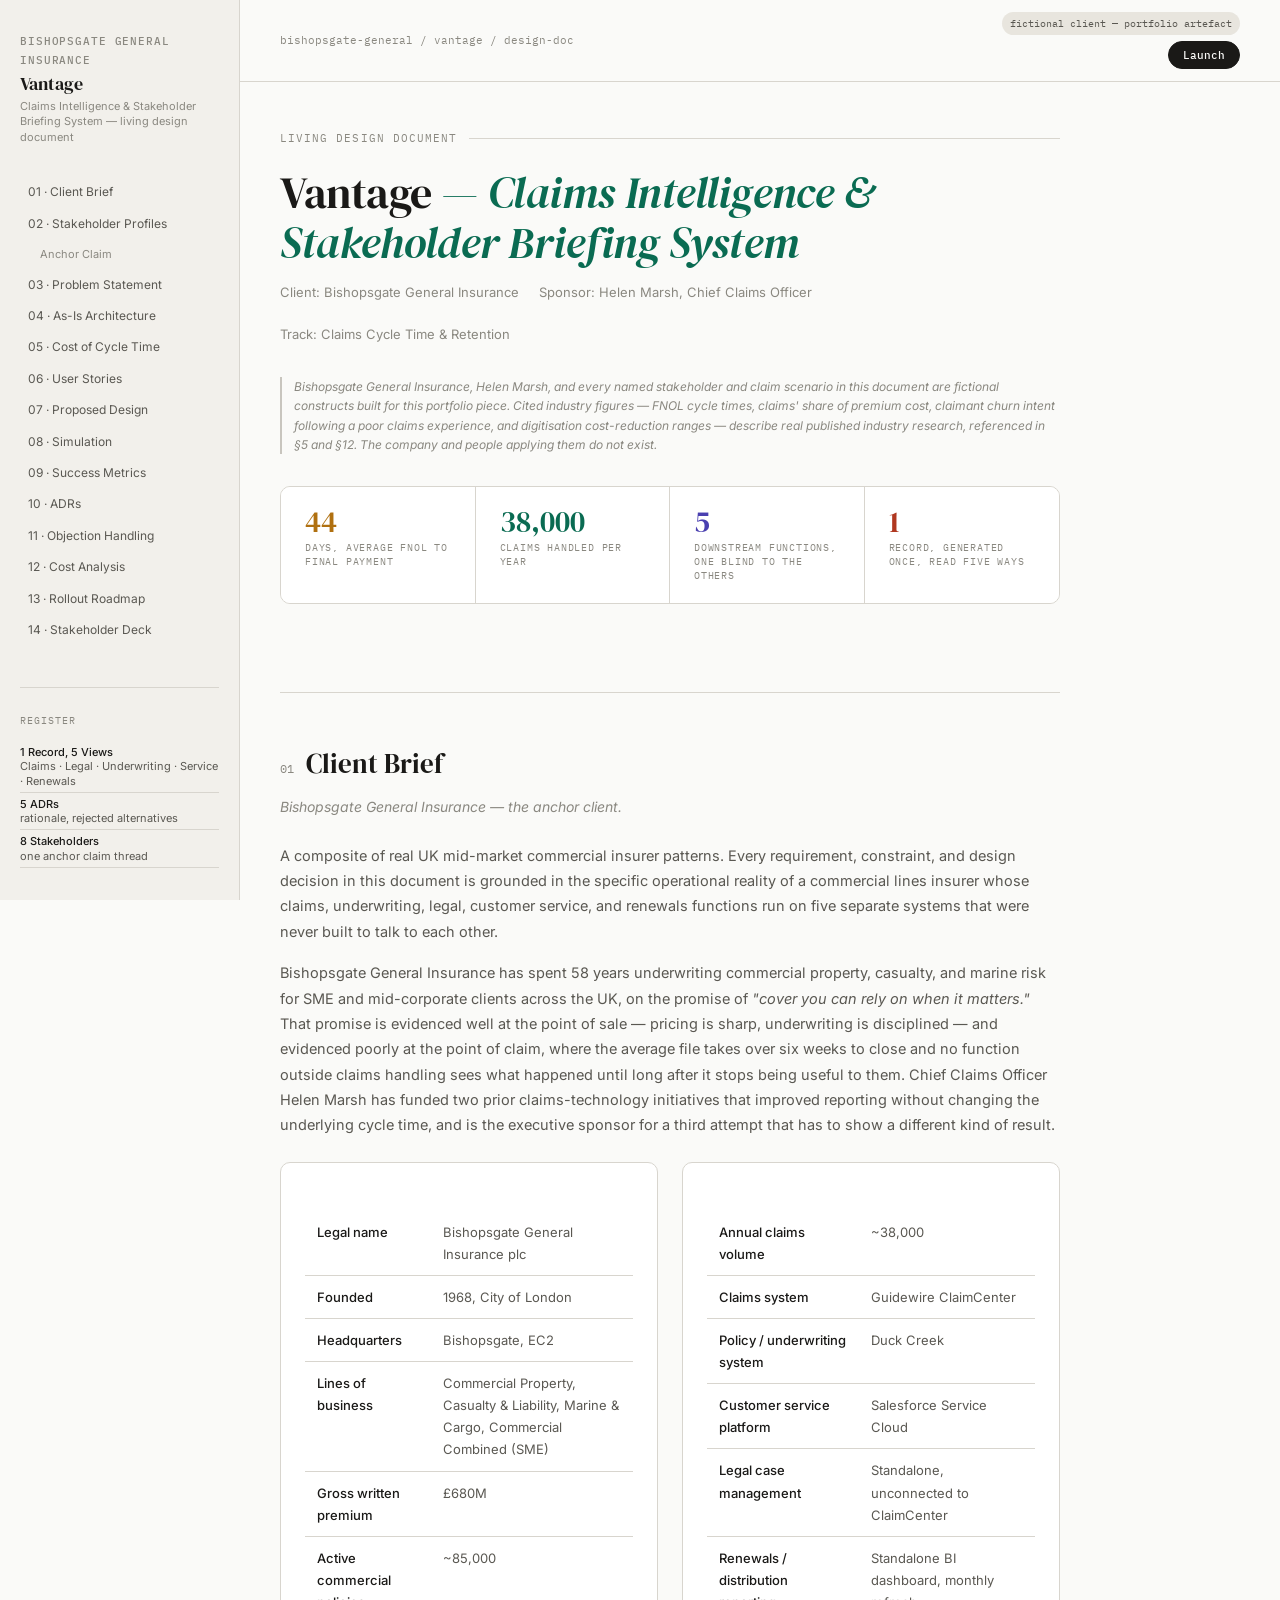
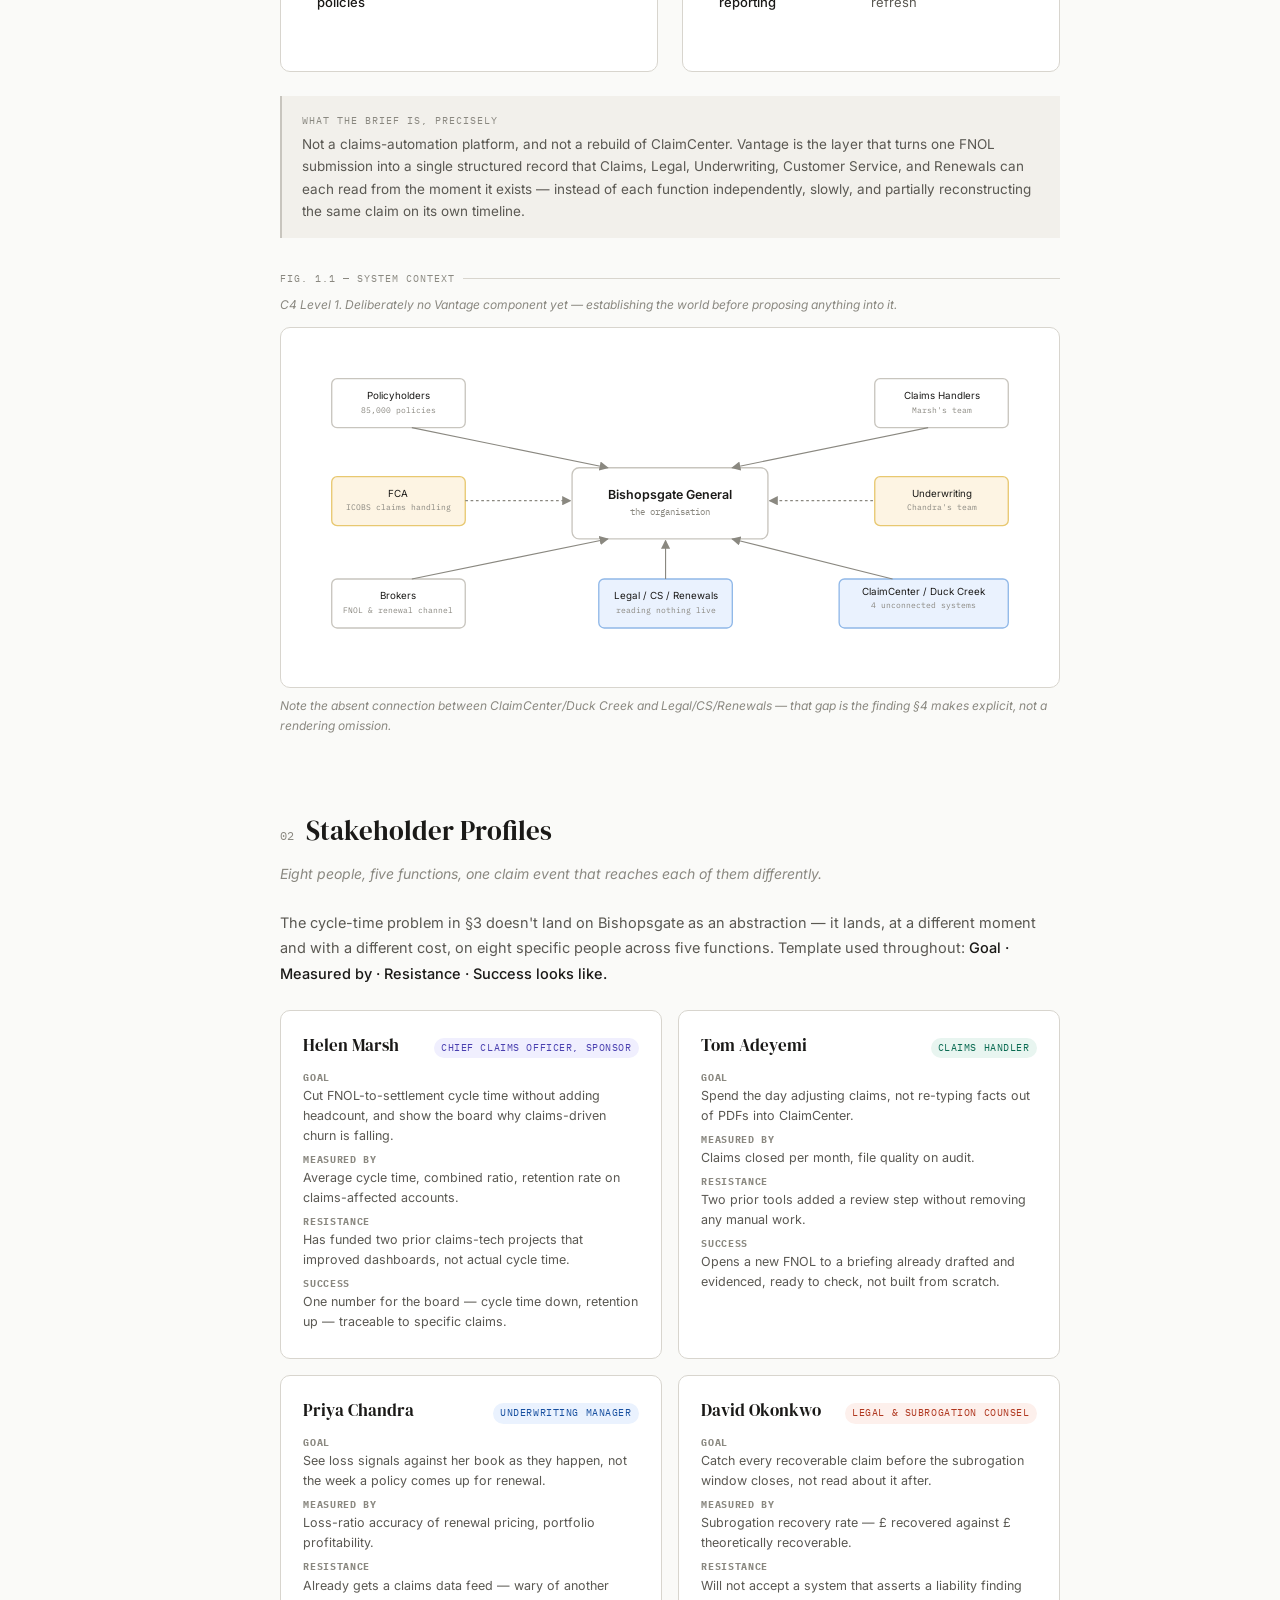
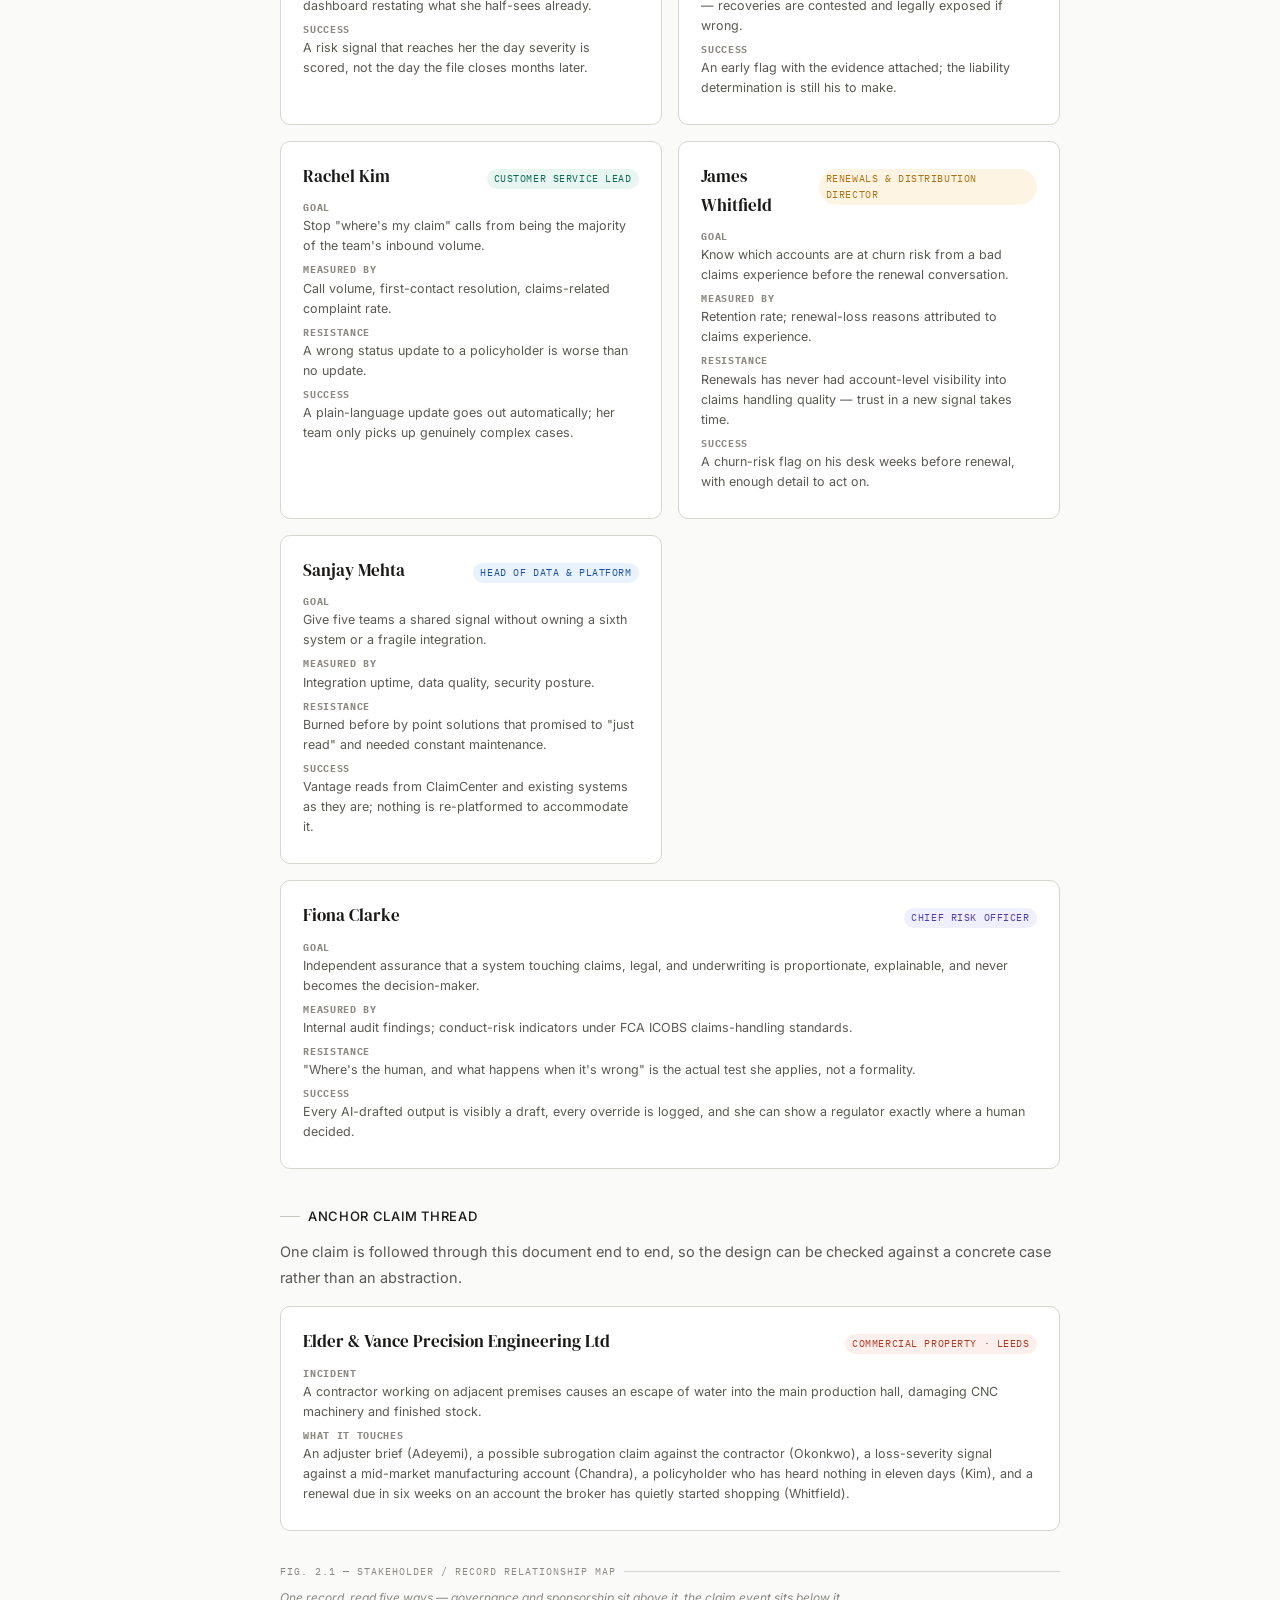
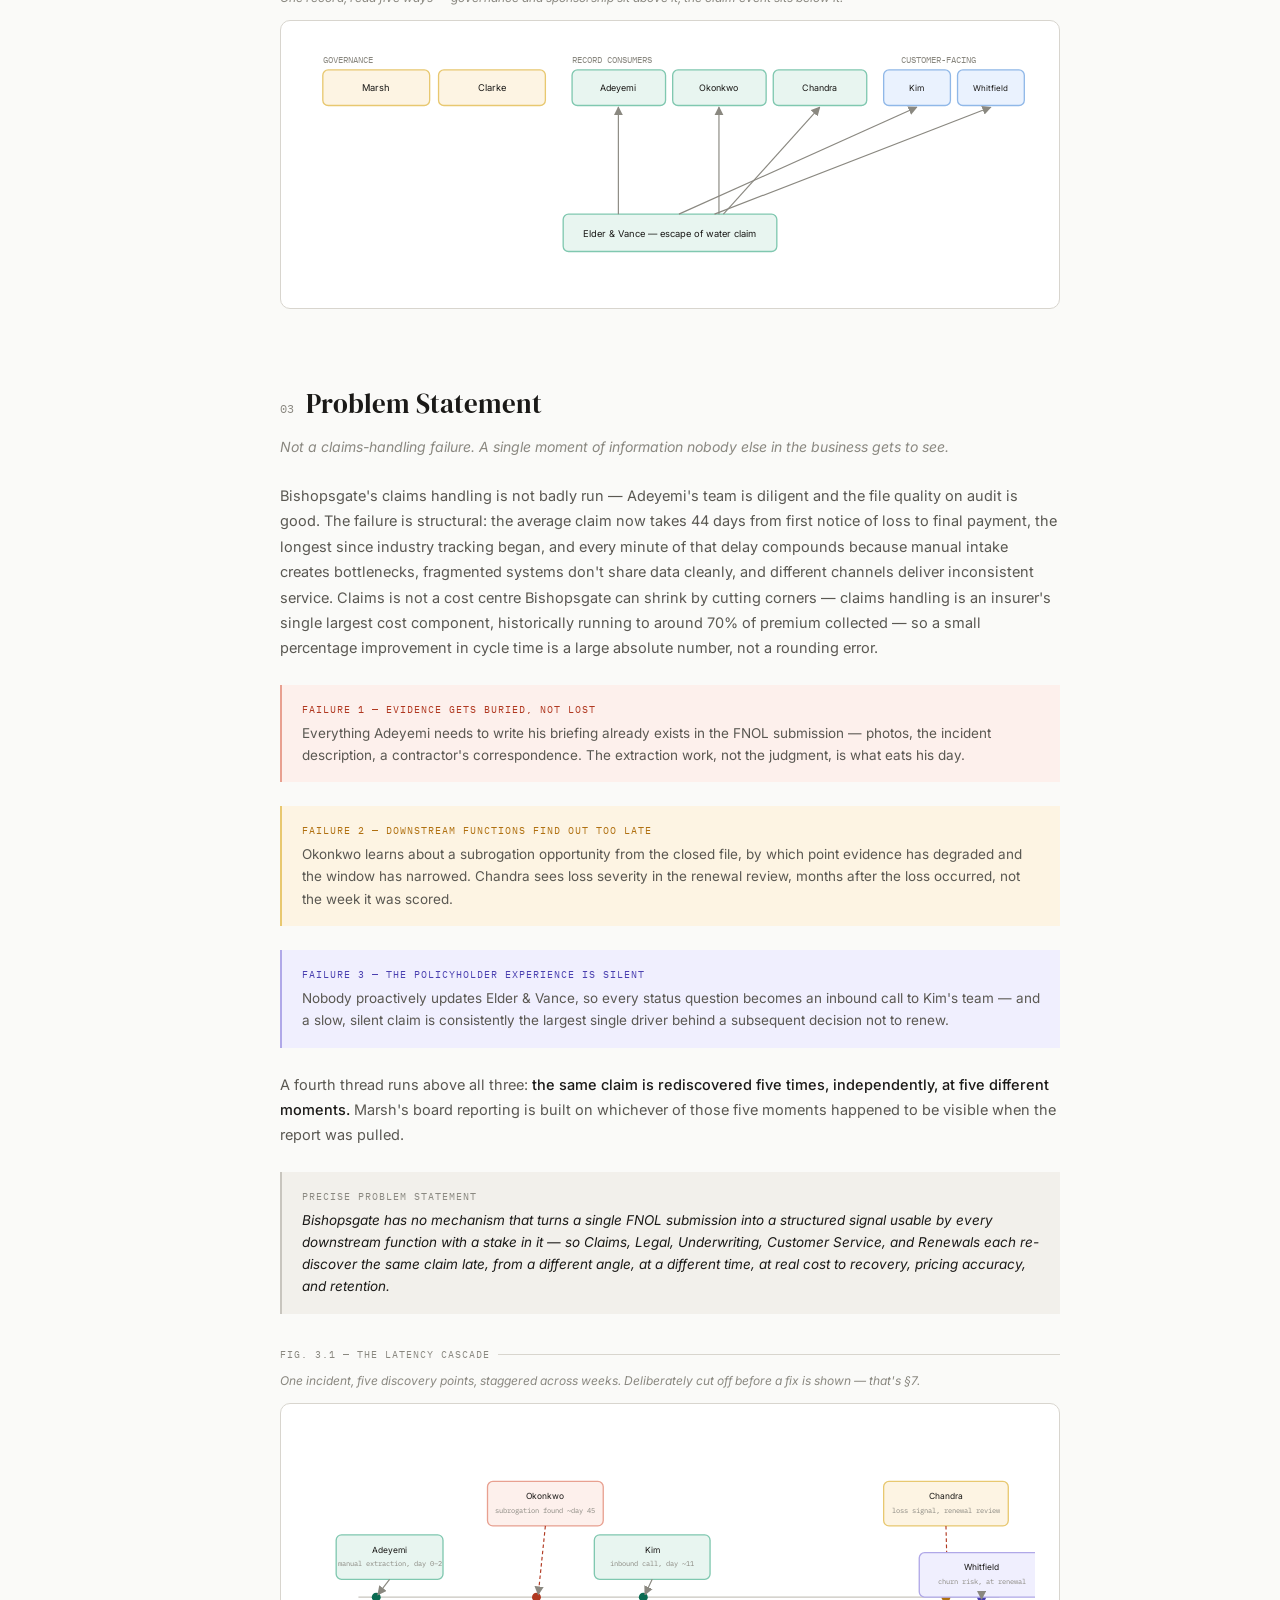
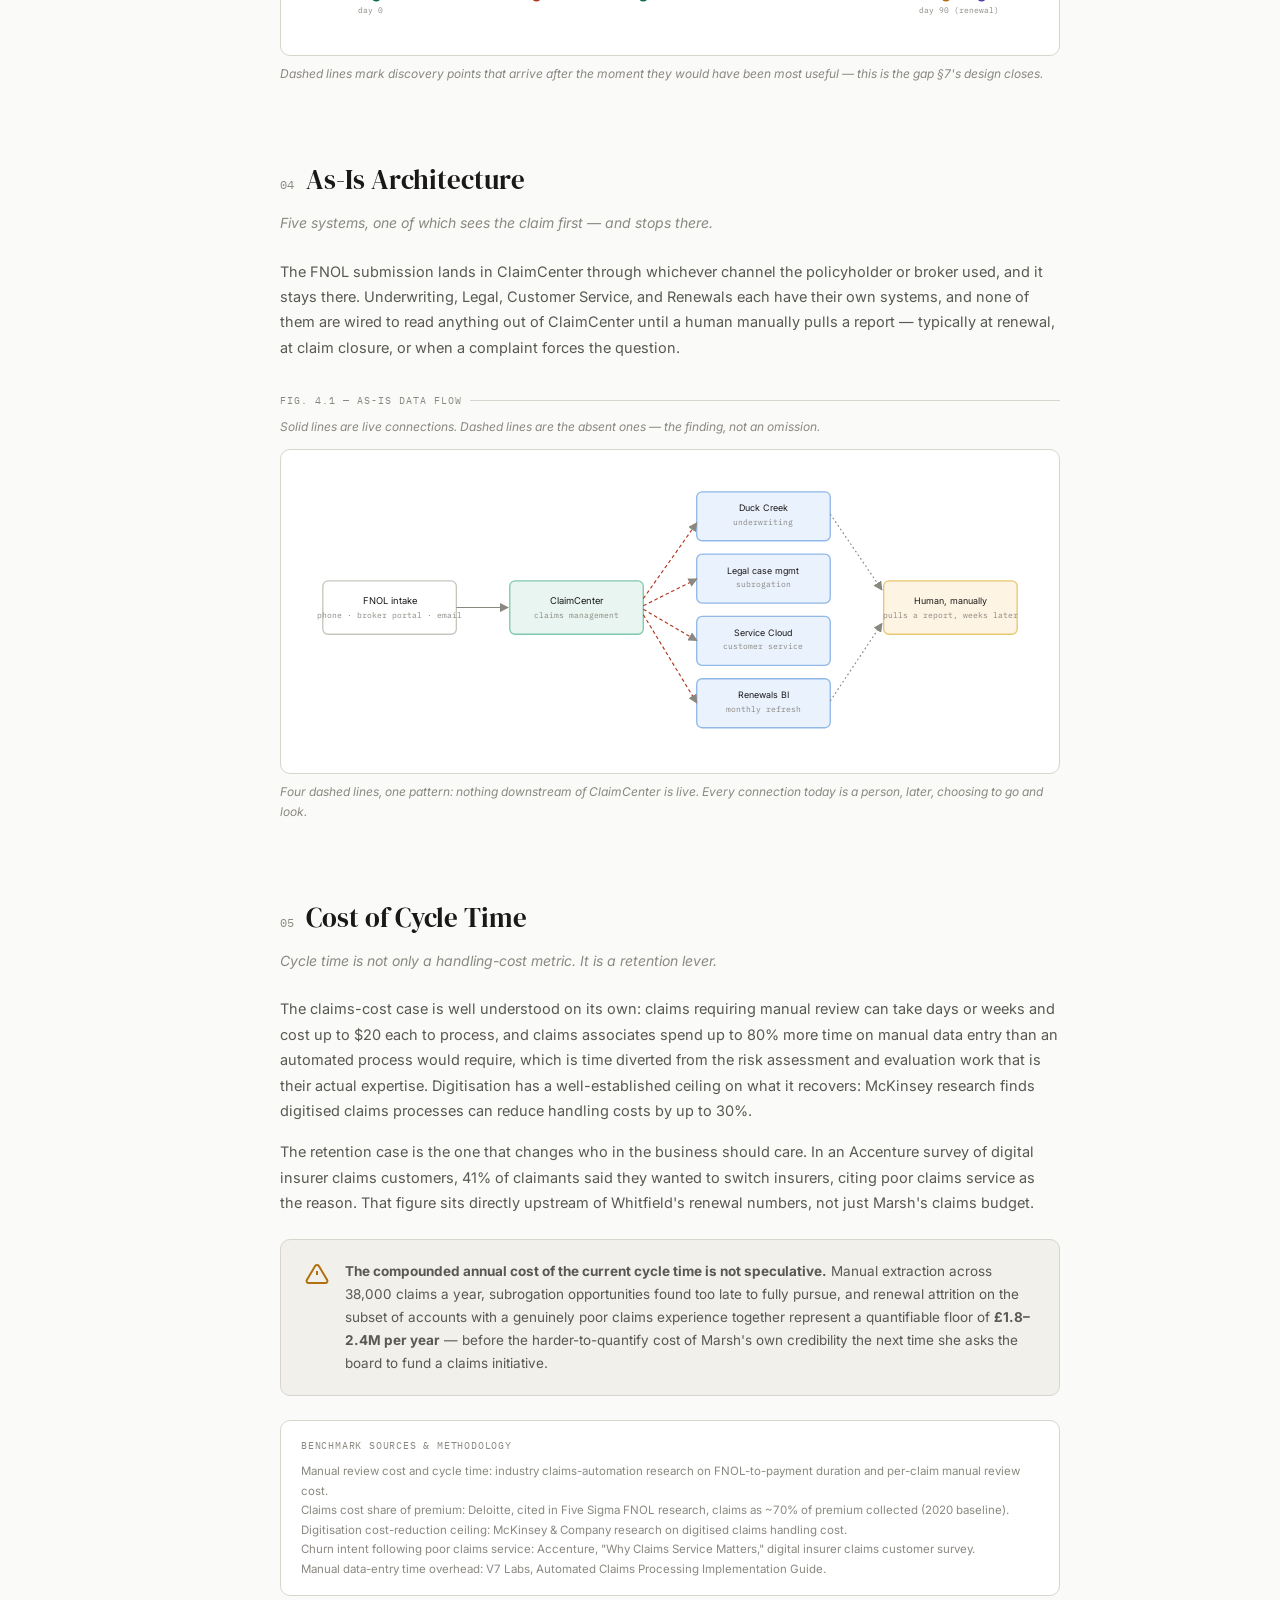
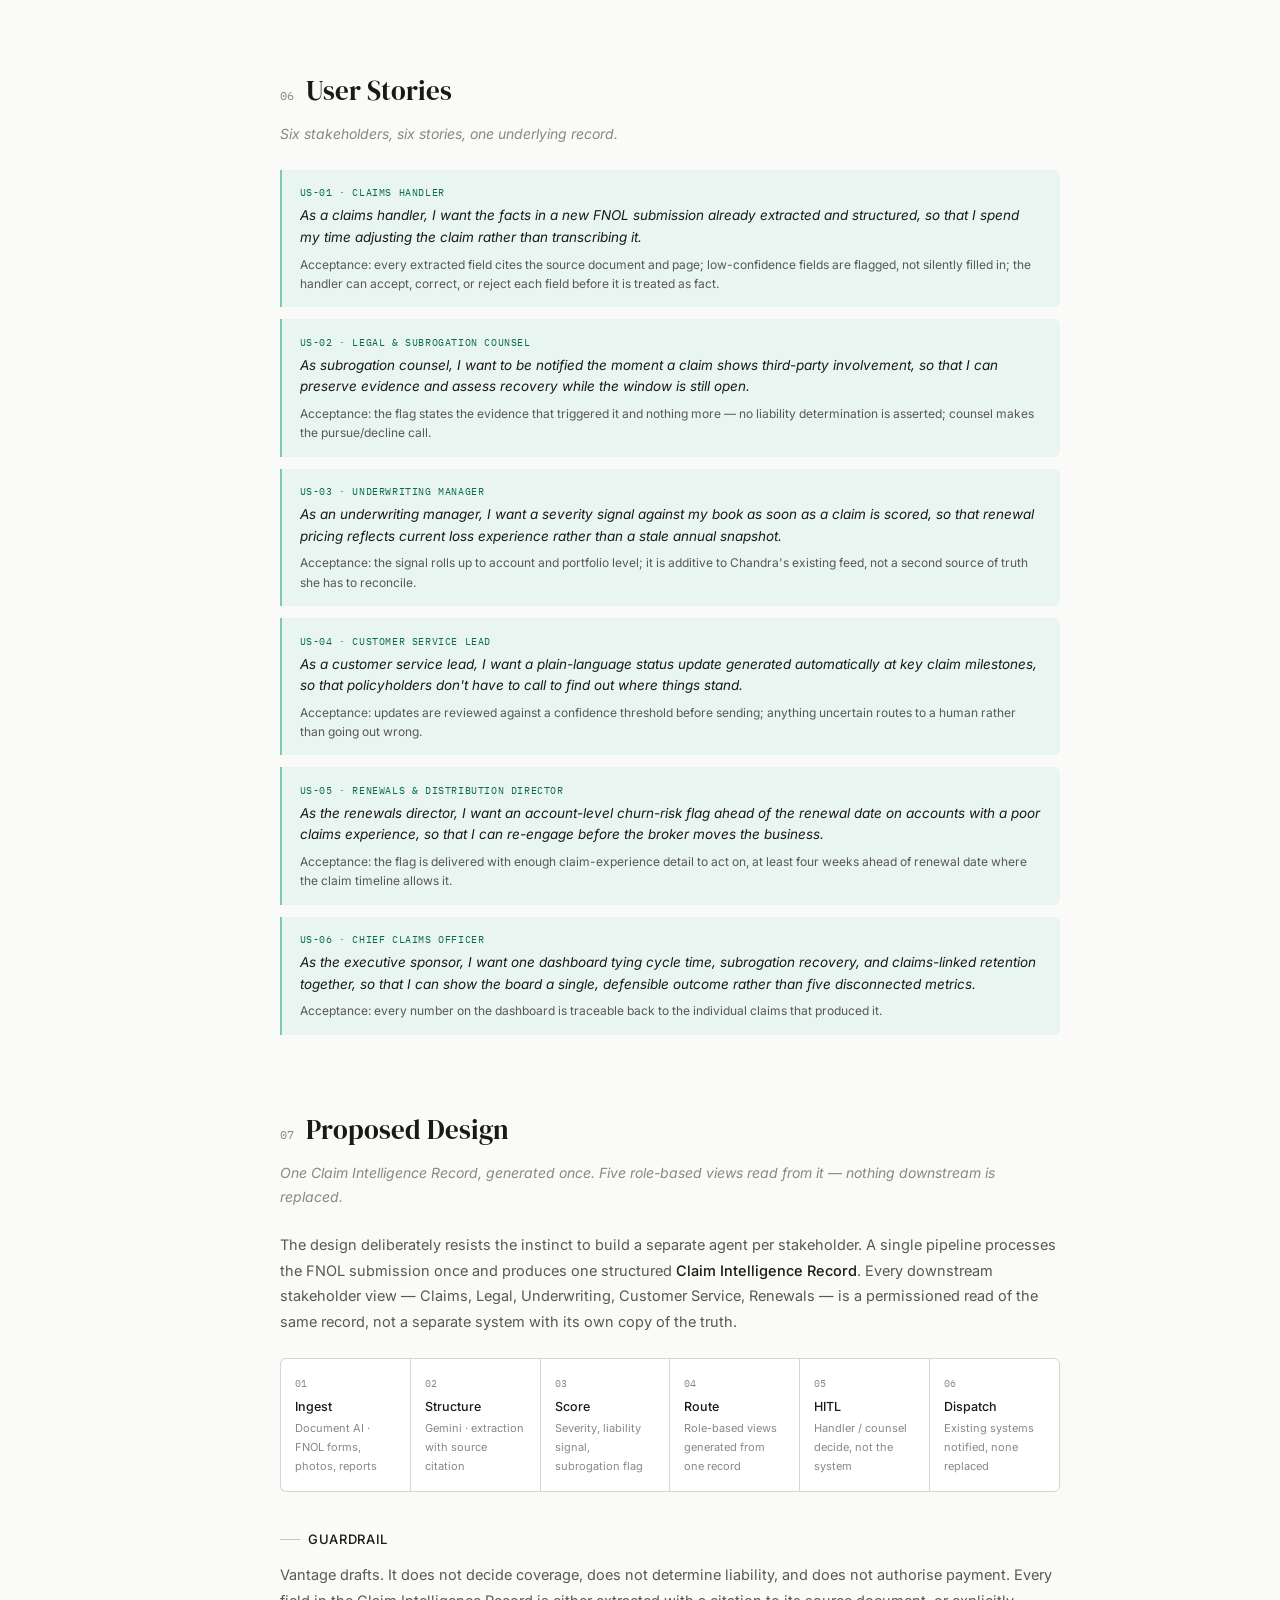
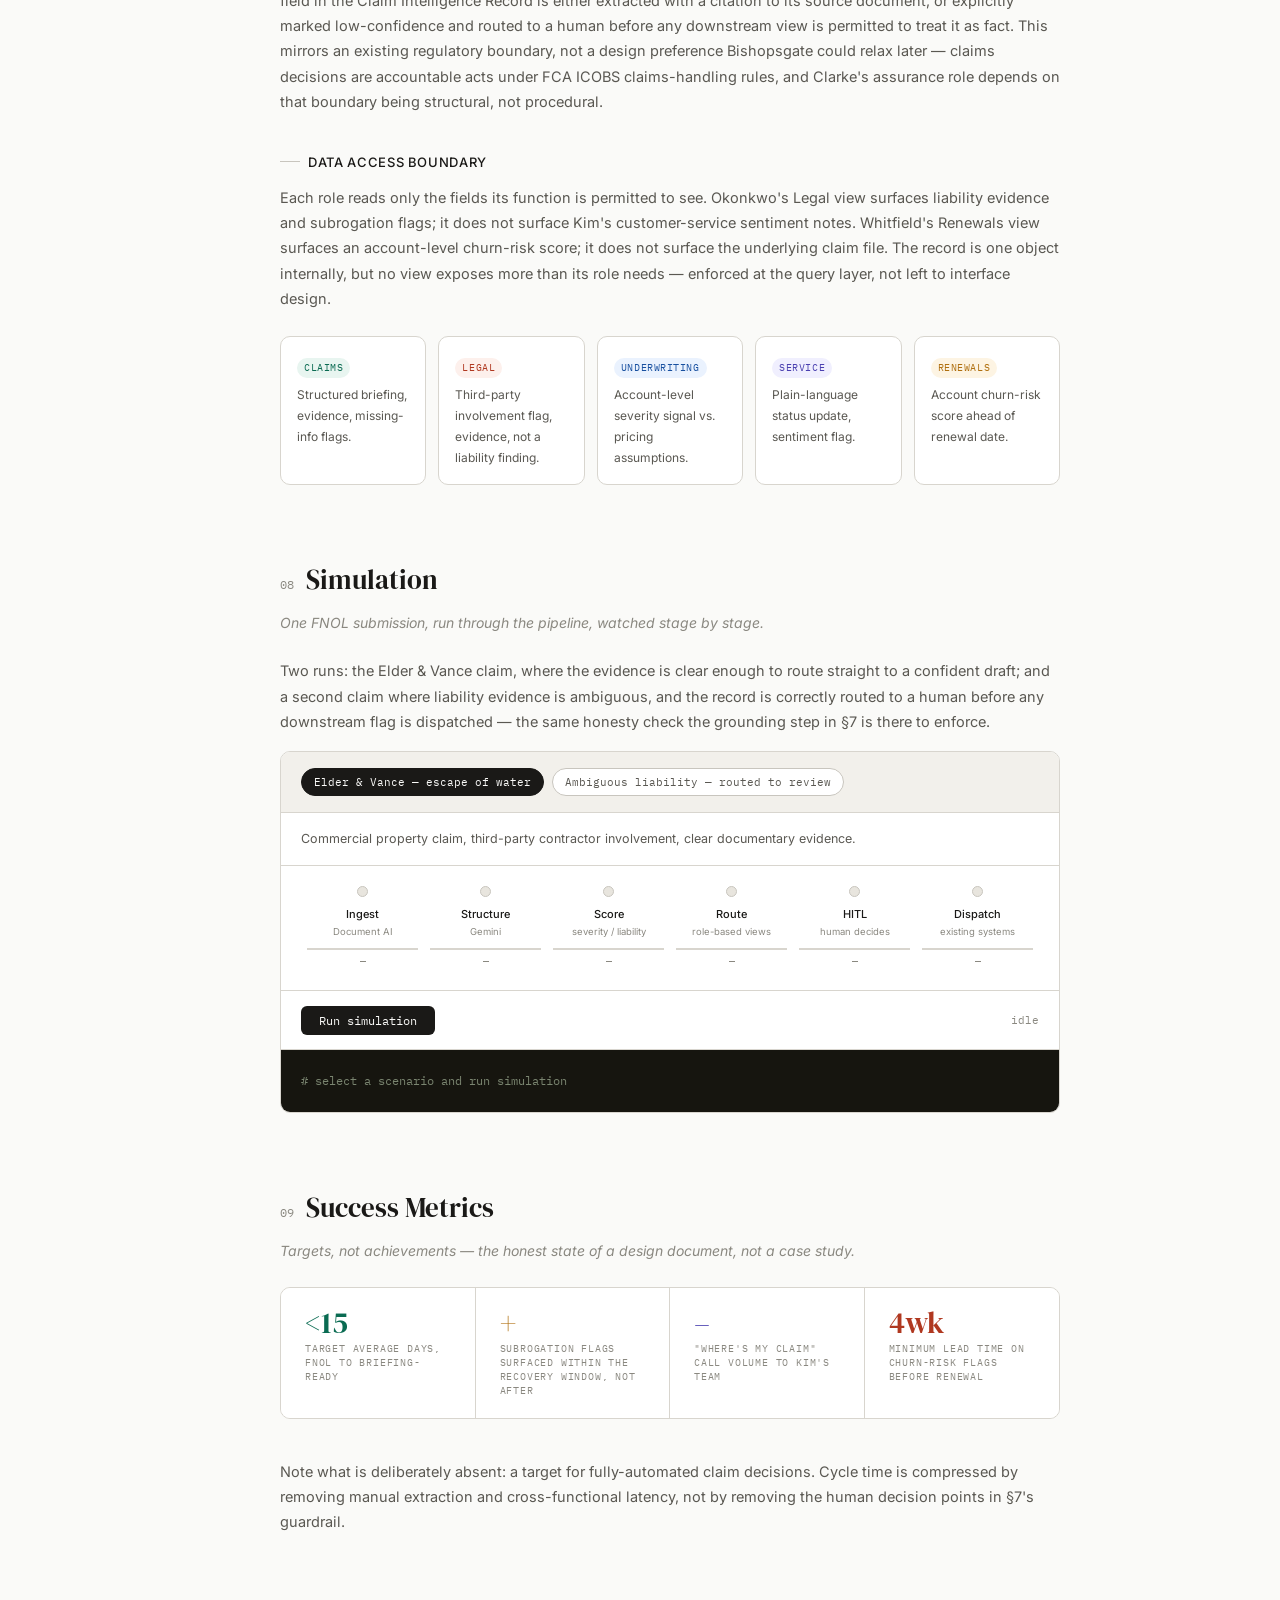
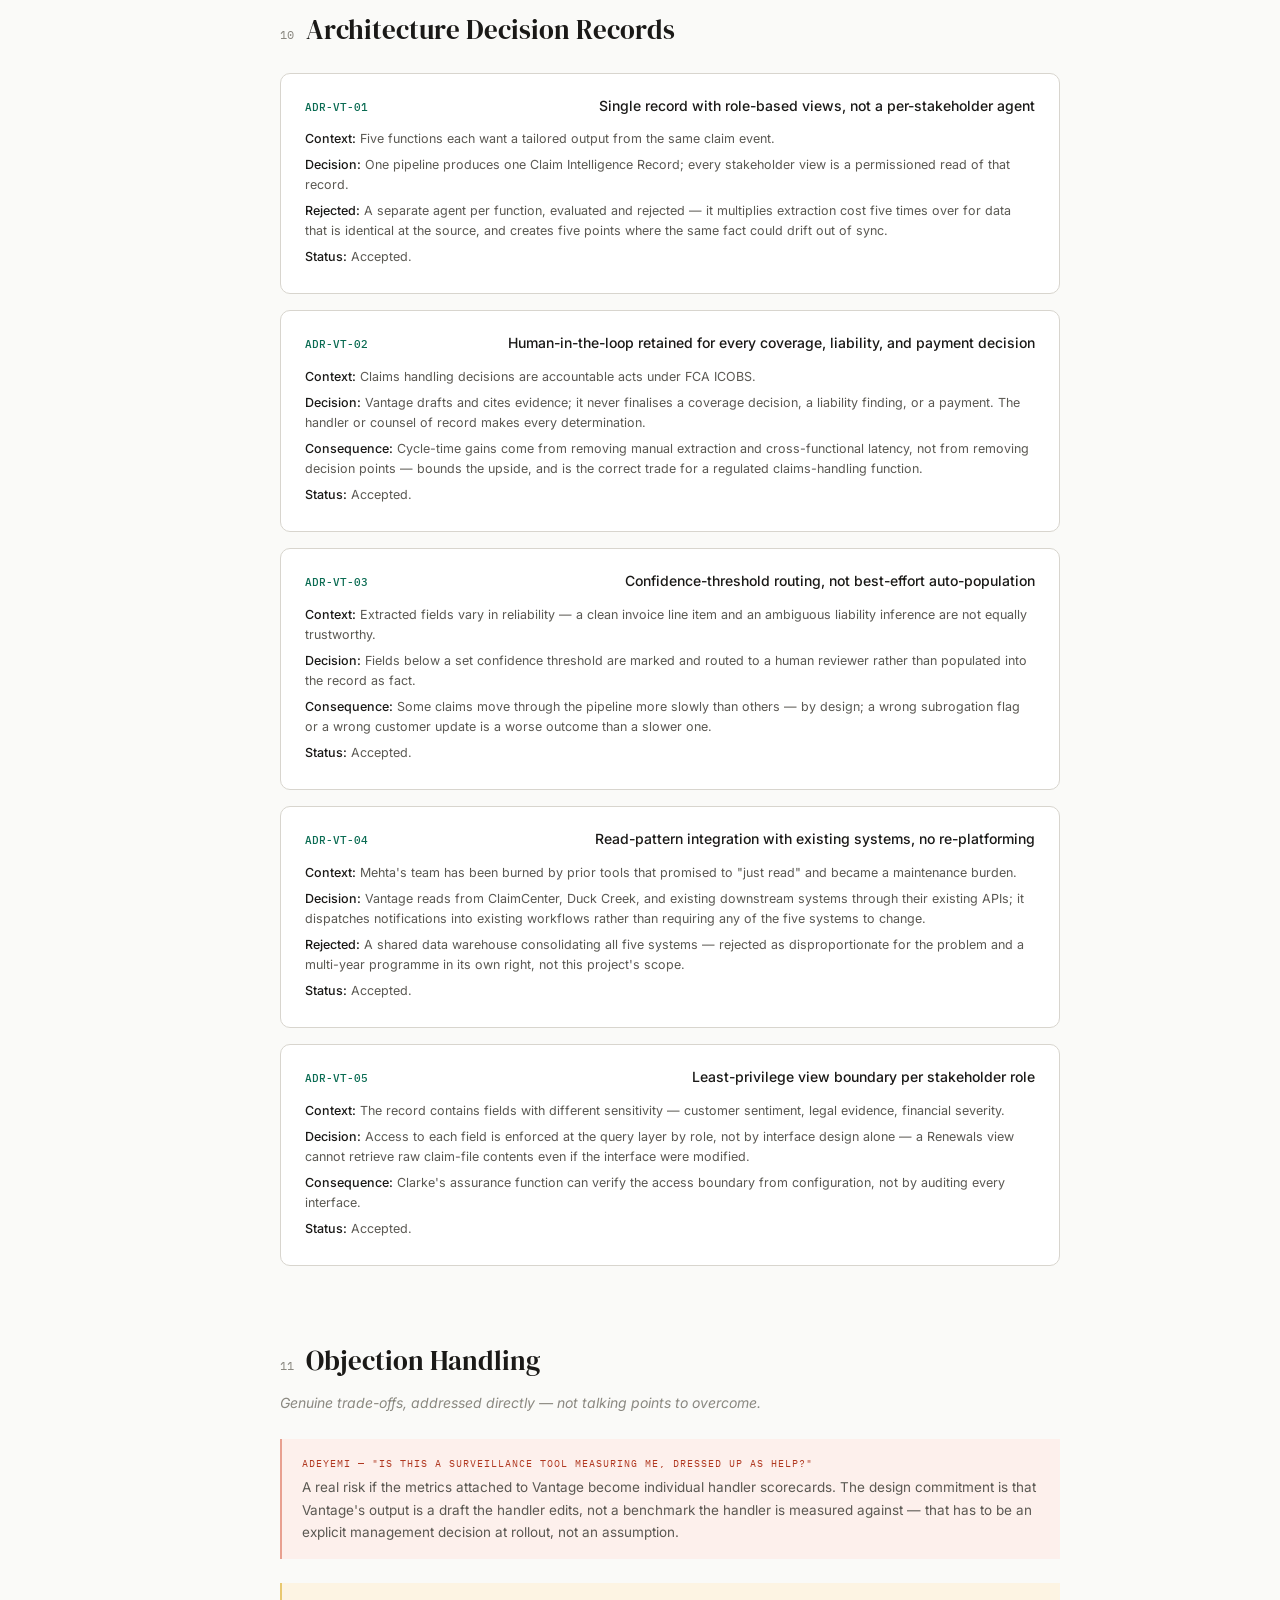
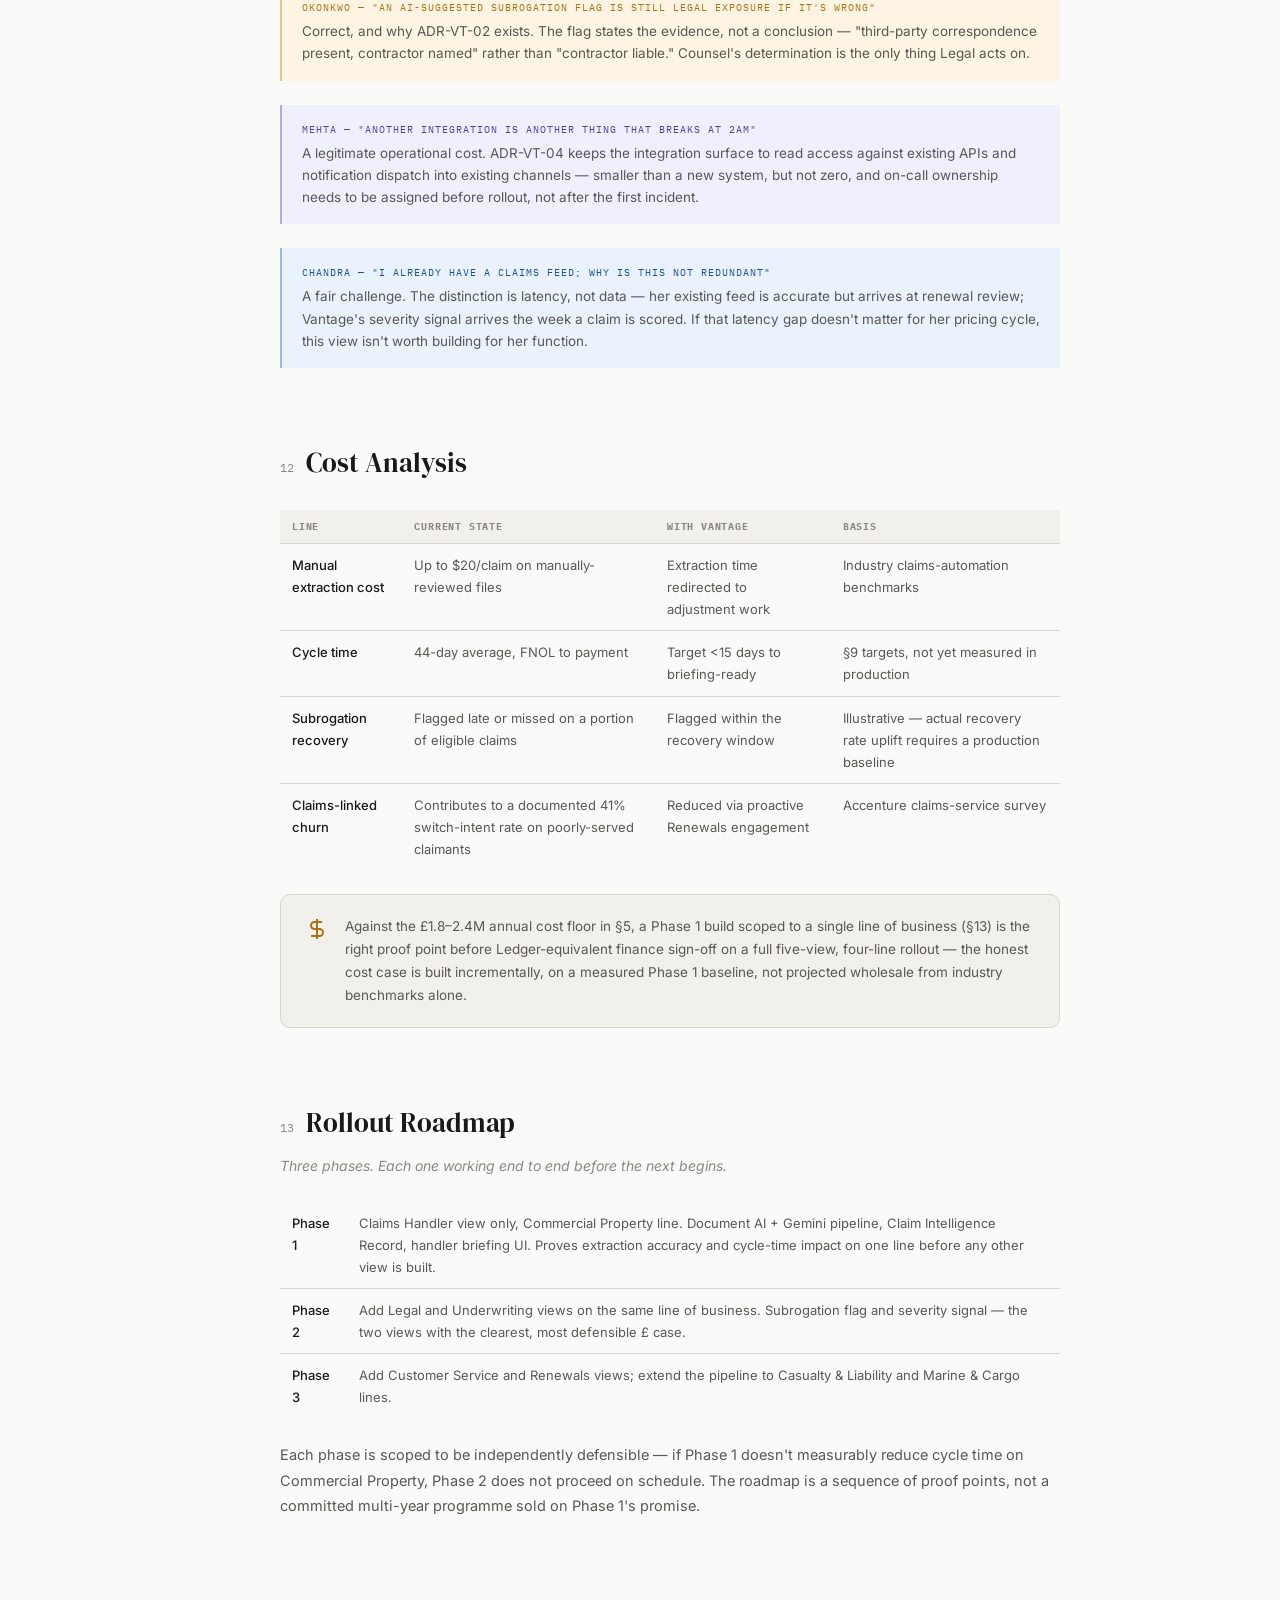
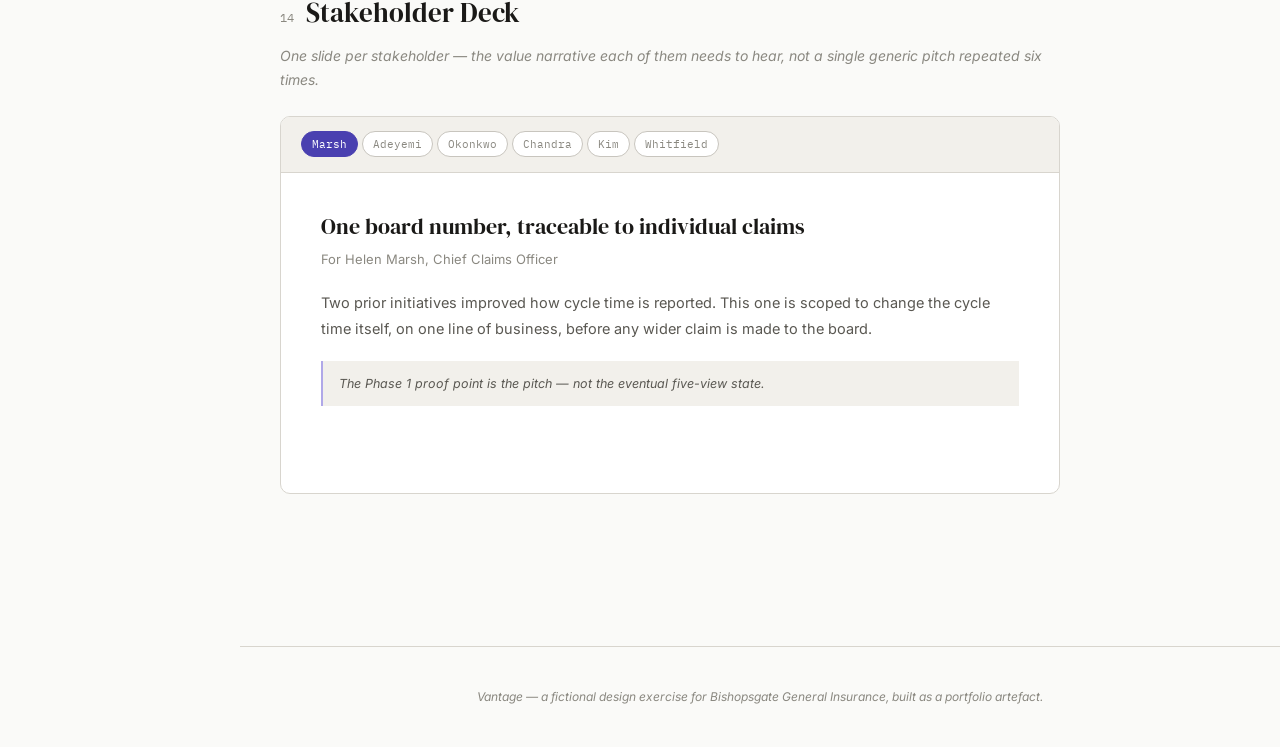
<file: index.html>
<!DOCTYPE html>
<html lang="en">
<head>
<meta charset="UTF-8"/>
<meta name="viewport" content="width=device-width, initial-scale=1.0"/>
<title>Vantage — Claims Intelligence &amp; Stakeholder Briefing System for Bishopsgate General Insurance</title>
<link rel="preconnect" href="https://fonts.googleapis.com"/>
<link rel="preconnect" href="https://fonts.gstatic.com" crossorigin/>
<link href="https://fonts.googleapis.com/css2?family=DM+Serif+Display:ital@0;1&family=IBM+Plex+Mono:wght@400;500&family=Inter:wght@400;500&display=swap" rel="stylesheet"/>
<style>
:root {
  --bg: #fafaf8; --bg2: #f2f0eb; --bg3: #e8e5de;
  --text: #1a1917; --text2: #5a5852; --text3: #8a8880;
  --border: #d8d5ce; --border2: #c8c5be;
  --amber: #b07010; --amber-bg: #fdf4e3; --amber-border: #e8c870;
  --teal: #0a6b52; --teal-bg: #e8f5f0; --teal-border: #80c8b0;
  --purple: #4a40b0; --purple-bg: #f0effe; --purple-border: #b0a8e8;
  --coral: #b03820; --coral-bg: #fdf0ec; --coral-border: #e8a090;
  --blue: #1850a0; --blue-bg: #eaf2fe; --blue-border: #90b8e8;
  --serif: 'DM Serif Display', Georgia, serif;
  --mono: 'IBM Plex Mono', monospace;
  --sans: 'Inter', system-ui, sans-serif;
  --r: 6px; --r-lg: 10px;
}
* { box-sizing: border-box; margin: 0; padding: 0; }
body { font-family: var(--sans); background: var(--bg); color: var(--text); font-size: 15px; line-height: 1.7; }
.page-wrap { display: grid; grid-template-columns: 240px 1fr; min-height: 100vh; }

/* SIDEBAR */
.sidebar { position: sticky; top: 0; height: 100vh; overflow-y: auto; background: var(--bg2); border-right: 1px solid var(--border); padding: 2rem 1.25rem; display: flex; flex-direction: column; gap: 0; }
.sidebar-logo { font-family: var(--mono); font-size: 11px; font-weight: 500; color: var(--text3); letter-spacing: 0.08em; text-transform: uppercase; margin-bottom: 0.25rem; }
.sidebar-project { font-family: var(--serif); font-size: 18px; color: var(--text); margin-bottom: 0.25rem; line-height: 1.2; }
.sidebar-sub { font-size: 11px; color: var(--text3); margin-bottom: 2rem; line-height: 1.4; }
.sidebar-nav { list-style: none; display: flex; flex-direction: column; gap: 1px; }
.sidebar-nav a { display: block; font-size: 12px; color: var(--text2); text-decoration: none; padding: 5px 8px; border-radius: var(--r); transition: background 0.15s, color 0.15s; }
.sidebar-nav a:hover { background: var(--bg3); color: var(--text); }
.sidebar-nav a.active { background: var(--text); color: var(--bg); }
.sidebar-nav .sub { padding-left: 20px; font-size: 11px; color: var(--text3); }
.sidebar-nav .sub:hover { color: var(--text2); }
.sidebar-divider { height: 1px; background: var(--border); margin: 1rem 0; }
.stack-block { margin-top: auto; padding-top: 1.5rem; border-top: 1px solid var(--border); }
.stack-title { font-family: var(--mono); font-size: 10px; text-transform: uppercase; letter-spacing: 0.1em; color: var(--text3); margin-bottom: 0.75rem; }
.stack-item { font-size: 11px; color: var(--text2); padding: 4px 0; border-bottom: 1px solid var(--border); line-height: 1.3; }
.stack-item strong { display: block; color: var(--text); font-weight: 500; font-size: 11px; }

/* MAIN */
.main { padding: 0; }
.topbar { display: flex; align-items: center; justify-content: space-between; padding: 0.75rem 2.5rem; border-bottom: 1px solid var(--border); position: sticky; top: 0; background: rgba(250,250,248,0.95); backdrop-filter: blur(8px); z-index: 100; }
.topbar-breadcrumb { font-family: var(--mono); font-size: 11px; color: var(--text3); }
.topbar-right { display: flex; align-items: center; gap: 16px; }
.topbar-tag { font-family: var(--mono); font-size: 10px; padding: 3px 8px; background: var(--bg3); border-radius: 99px; color: var(--text2); }

.content { padding: 3rem 2.5rem 5rem; max-width: 860px; }

/* HEADER */
.doc-header { margin-bottom: 3rem; padding-bottom: 3rem; border-bottom: 1px solid var(--border); }
.doc-eyebrow { display: flex; align-items: center; gap: 12px; font-family: var(--mono); font-size: 10.5px; color: var(--text3); text-transform: uppercase; letter-spacing: 0.1em; margin-bottom: 1.25rem; }
.doc-eyebrow::after { content: ''; flex: 1; height: 1px; background: var(--border); }
.doc-title { font-family: var(--serif); font-size: clamp(28px, 4vw, 44px); font-weight: 400; line-height: 1.15; letter-spacing: -0.01em; color: var(--text); margin-bottom: 0.75rem; }
.doc-title em { font-style: italic; color: var(--teal); }
.doc-byline { font-size: 13px; color: var(--text3); display: flex; gap: 20px; flex-wrap: wrap; margin-bottom: 2rem; }
.doc-disclaimer { font-size: 12px; color: var(--text3); font-style: italic; border-left: 2px solid var(--border2); padding-left: 12px; margin-bottom: 2rem; line-height: 1.6; }

/* STAT GRID */
.stat-grid { display: grid; grid-template-columns: repeat(4, 1fr); gap: 0; border: 1px solid var(--border); border-radius: var(--r-lg); overflow: hidden; margin: 0 0 2.5rem; }
.stat-cell { padding: 1.25rem 1.5rem; border-right: 1px solid var(--border); background: white; }
.stat-cell:last-child { border-right: none; }
.stat-value { font-family: var(--serif); font-size: 30px; font-weight: 400; line-height: 1; margin-bottom: 4px; }
.stat-value.amber { color: var(--amber); }
.stat-value.teal { color: var(--teal); }
.stat-value.purple { color: var(--purple); }
.stat-value.coral { color: var(--coral); }
.stat-label { font-family: var(--mono); font-size: 10px; color: var(--text3); text-transform: uppercase; letter-spacing: 0.08em; line-height: 1.4; }

/* SECTIONS */
.section { margin-bottom: 4.5rem; scroll-margin-top: 90px; }
.section-heading { font-family: var(--serif); font-size: 27px; font-weight: 400; color: var(--text); margin-bottom: 1.25rem; display: flex; align-items: baseline; gap: 12px; }
.section-num { font-family: var(--mono); font-size: 12px; color: var(--text3); }
.section-kicker { font-style: italic; color: var(--text3); font-size: 14px; margin: -0.75rem 0 1.5rem; }
.subsection-heading { font-family: var(--sans); font-size: 13px; font-weight: 500; color: var(--text); margin: 2.25rem 0 0.75rem; text-transform: uppercase; letter-spacing: 0.05em; display: flex; align-items: center; gap: 8px; scroll-margin-top: 90px; }
.subsection-heading::before { content: ''; display: block; width: 20px; height: 1px; background: var(--border2); }
.body-text { font-size: 14.5px; line-height: 1.75; color: var(--text2); margin-bottom: 1rem; }
.body-text strong { color: var(--text); font-weight: 500; }
.body-text code { font-family: var(--mono); font-size: 12px; background: var(--bg3); padding: 1px 5px; border-radius: 3px; color: var(--text); }
.body-text a { color: var(--teal); }

/* CALLOUT */
.callout { border-left: 2px solid var(--border2); padding: 1rem 1.25rem; margin: 1.5rem 0; background: var(--bg2); }
.callout.amber { border-color: var(--amber-border); background: var(--amber-bg); }
.callout.teal { border-color: var(--teal-border); background: var(--teal-bg); }
.callout.purple { border-color: var(--purple-border); background: var(--purple-bg); }
.callout.blue { border-color: var(--blue-border); background: var(--blue-bg); }
.callout.coral { border-color: var(--coral-border); background: var(--coral-bg); }
.callout-label { font-family: var(--mono); font-size: 10px; text-transform: uppercase; letter-spacing: 0.1em; color: var(--text3); margin-bottom: 4px; }
.callout.amber .callout-label { color: var(--amber); }
.callout.teal .callout-label { color: var(--teal); }
.callout.purple .callout-label { color: var(--purple); }
.callout.blue .callout-label { color: var(--blue); }
.callout.coral .callout-label { color: var(--coral); }
.callout-body { font-size: 13.5px; line-height: 1.65; color: var(--text2); }
.callout-body em { color: var(--text); font-style: italic; }

/* FIGURE */
.figure { margin: 2rem 0; }
.figure-label { font-family: var(--mono); font-size: 10px; text-transform: uppercase; letter-spacing: 0.1em; color: var(--text3); margin-bottom: 0.5rem; display: flex; align-items: center; gap: 8px; }
.figure-label::after { content: ''; flex: 1; height: 1px; background: var(--border); }
.figure-sublabel { font-size: 12px; color: var(--text3); font-style: italic; margin-bottom: 0.75rem; }
.figure-body { border: 1px solid var(--border); border-radius: var(--r-lg); background: white; padding: 1.5rem; overflow-x: auto; }
.figure-note { font-size: 12px; color: var(--text3); margin-top: 0.5rem; font-style: italic; }

/* TABLES */
.comp-table { width: 100%; border-collapse: collapse; font-size: 13px; margin: 1.5rem 0; }
.comp-table th { font-family: var(--mono); font-size: 10px; text-transform: uppercase; letter-spacing: 0.08em; color: var(--text3); padding: 8px 12px; border-bottom: 1px solid var(--border); text-align: left; background: var(--bg2); }
.comp-table td { padding: 10px 12px; border-bottom: 1px solid var(--border); color: var(--text2); vertical-align: top; }
.comp-table td:first-child { font-weight: 500; color: var(--text); }
.comp-table tr:last-child td { border-bottom: none; }
.comp-table .highlight td { background: var(--teal-bg); }
.comp-table .dotted td { background: var(--amber-bg); }
.badge { font-family: var(--mono); font-size: 10px; padding: 2px 7px; border-radius: 99px; }
.badge.amber { background: var(--amber-bg); color: var(--amber); border: 1px solid var(--amber-border); }
.badge.teal { background: var(--teal-bg); color: var(--teal); border: 1px solid var(--teal-border); }
.badge.gray { background: var(--bg3); color: var(--text3); border: 1px solid var(--border); }
.badge.red { background: var(--coral-bg); color: var(--coral); border: 1px solid var(--coral-border); }
.badge.purple { background: var(--purple-bg); color: var(--purple); border: 1px solid var(--purple-border); }

/* PERSONA / STAKEHOLDER CARDS */
.card-grid { display: grid; grid-template-columns: repeat(2, 1fr); gap: 1rem; margin: 1.5rem 0; }
.p-card { border: 1px solid var(--border); border-radius: var(--r-lg); background: white; padding: 1.25rem 1.4rem; scroll-margin-top: 90px; }
.p-card-head { display: flex; justify-content: space-between; align-items: baseline; margin-bottom: 0.6rem; }
.p-card-name { font-family: var(--serif); font-size: 17px; color: var(--text); }
.p-card-tag { font-family: var(--mono); font-size: 9.5px; text-transform: uppercase; letter-spacing: 0.06em; padding: 2px 7px; border-radius: 99px; }
.p-card-field { font-size: 12.5px; line-height: 1.6; margin-bottom: 6px; color: var(--text2); }
.p-card-field strong { display: block; font-family: var(--mono); font-size: 9.5px; text-transform: uppercase; letter-spacing: 0.07em; color: var(--text3); margin-bottom: 1px; }

/* ADR CARDS */
.adr-card { border: 1px solid var(--border); border-radius: var(--r-lg); background: white; padding: 1.25rem 1.5rem; margin-bottom: 1rem; scroll-margin-top: 90px; }
.adr-head { display: flex; justify-content: space-between; align-items: baseline; margin-bottom: 0.75rem; flex-wrap: wrap; gap: 8px; }
.adr-id { font-family: var(--mono); font-size: 11px; color: var(--teal); font-weight: 500; }
.adr-title { font-family: var(--sans); font-size: 14px; font-weight: 500; color: var(--text); }
.adr-row { font-size: 12.5px; line-height: 1.6; color: var(--text2); margin-bottom: 6px; }
.adr-row strong { color: var(--text); font-weight: 500; }

/* USER STORY CARDS */
.us-card { border-left: 2px solid var(--teal-border); background: var(--teal-bg); border-radius: 0 var(--r) var(--r) 0; padding: 0.9rem 1.1rem; margin-bottom: 0.75rem; }
.us-id { font-family: var(--mono); font-size: 10px; color: var(--teal); text-transform: uppercase; letter-spacing: 0.06em; margin-bottom: 4px; }
.us-story { font-size: 13.5px; color: var(--text); line-height: 1.6; margin-bottom: 6px; font-style: italic; }
.us-ac { font-size: 12px; color: var(--text2); line-height: 1.6; }

/* PIPELINE / AGENTS STRIP */
.pipeline-steps { display: flex; gap: 0; margin: 1.5rem 0; align-items: stretch; }
.pipe-step { flex: 1; border: 1px solid var(--border); border-right: none; padding: 1rem 0.875rem; background: white; position: relative; }
.pipe-step:last-child { border-right: 1px solid var(--border); border-radius: 0 var(--r) var(--r) 0; }
.pipe-step:first-child { border-radius: var(--r) 0 0 var(--r); }
.pipe-num { font-family: var(--mono); font-size: 10px; color: var(--text3); margin-bottom: 4px; }
.pipe-name { font-family: var(--sans); font-size: 12.5px; font-weight: 500; color: var(--text); margin-bottom: 2px; }
.pipe-owner { font-size: 11px; color: var(--text3); }

/* SIMULATOR */
.sim-box { border: 1px solid var(--border); border-radius: var(--r-lg); background: white; overflow: hidden; }
.sim-scenarios { display: flex; gap: 8px; padding: 1rem 1.25rem; border-bottom: 1px solid var(--border); flex-wrap: wrap; background: var(--bg2); }
.scenario-btn { font-family: var(--mono); font-size: 11px; padding: 6px 12px; border: 1px solid var(--border2); border-radius: 99px; background: white; color: var(--text2); cursor: pointer; transition: all 0.15s; }
.scenario-btn:hover { border-color: var(--teal-border); color: var(--teal); }
.scenario-btn.active { background: var(--text); color: var(--bg); border-color: var(--text); }
.sim-desc { padding: 1rem 1.25rem; font-size: 12.5px; color: var(--text2); line-height: 1.6; border-bottom: 1px solid var(--border); }
.sim-stages { display: flex; padding: 1.25rem; gap: 0; border-bottom: 1px solid var(--border); }
.sim-stage { flex: 1; text-align: center; position: relative; padding: 0 6px; }
.stage-dot { width: 11px; height: 11px; border-radius: 50%; background: var(--bg3); border: 1px solid var(--border2); margin: 0 auto 8px; transition: all 0.2s; }
.stage-dot.running { background: var(--amber); border-color: var(--amber); animation: pulse 0.8s infinite; }
.stage-dot.done { background: var(--teal); border-color: var(--teal); }
.stage-dot.blocked { background: var(--coral); border-color: var(--coral); }
@keyframes pulse { 0%,100% { opacity:1; } 50% { opacity:0.4; } }
.stage-name { font-family: var(--sans); font-size: 11px; font-weight: 500; color: var(--text); }
.stage-owner { font-size: 9.5px; color: var(--text3); margin-top: 1px; }
.stage-bar { height: 2px; background: var(--border); margin-top: 8px; overflow: hidden; }
.stage-bar-fill { height: 100%; width: 0; background: var(--teal); transition: width 0.4s; }
.stage-timing { font-family: var(--mono); font-size: 9.5px; color: var(--text3); margin-top: 4px; }
.stage-timing.done { color: var(--teal); }
.sim-controls { display: flex; align-items: center; justify-content: space-between; padding: 0.9rem 1.25rem; border-bottom: 1px solid var(--border); }
.run-btn { font-family: var(--mono); font-size: 12px; padding: 7px 18px; background: var(--text); color: var(--bg); border: none; border-radius: var(--r); cursor: pointer; }
.run-btn:disabled { opacity: 0.5; cursor: not-allowed; }
.sim-status { font-family: var(--mono); font-size: 11px; color: var(--text3); }
.sim-status.running { color: var(--amber); }
.sim-status.done { color: var(--teal); }
.sim-output { font-family: var(--mono); font-size: 12px; line-height: 1.8; padding: 1.25rem; background: #16150f; color: #d8d5ce; max-height: 340px; overflow-y: auto; }
.out-line { display: block; }
.out-comment { color: #7a8570; }
.out-warn { color: #d8a84a; }
.out-key { color: #8ba8c8; }
.out-val { color: #d8d5ce; }

/* CAROUSEL (Stakeholder Deck) */
.carousel { border: 1px solid var(--border); border-radius: var(--r-lg); background: white; overflow: hidden; }
.carousel-nav { display: flex; gap: 4px; padding: 0.9rem 1.25rem; border-bottom: 1px solid var(--border); background: var(--bg2); overflow-x: auto; }
.slide-btn { font-family: var(--mono); font-size: 10.5px; padding: 5px 10px; border: 1px solid var(--border2); border-radius: 99px; background: white; color: var(--text3); cursor: pointer; white-space: nowrap; }
.slide-btn.active { background: var(--purple); color: white; border-color: var(--purple); }
.slide-panel { display: none; padding: 2.5rem; min-height: 320px; }
.slide-panel.active { display: block; }
.slide-headline { font-family: var(--serif); font-size: 22px; color: var(--text); margin-bottom: 0.5rem; line-height: 1.25; }
.slide-sub { font-size: 13px; color: var(--text3); margin-bottom: 1.25rem; }
.slide-note { font-size: 12.5px; color: var(--text2); background: var(--bg2); border-left: 2px solid var(--purple-border); padding: 0.75rem 1rem; margin-top: 1.25rem; font-style: italic; }

/* COST CARD */
.cost-summary { display: flex; gap: 1rem; align-items: flex-start; border: 1px solid var(--border); border-radius: var(--r-lg); background: var(--bg2); padding: 1.25rem 1.5rem; margin: 1.5rem 0; }
.cost-summary-icon { color: var(--amber); flex-shrink: 0; margin-top: 2px; }
.cost-summary-body { font-size: 13.5px; line-height: 1.7; color: var(--text2); }
.sources-note { margin: 1.5rem 0; padding: 1rem 1.25rem; border: 1px solid var(--border); border-radius: var(--r-lg); background: white; }
.sources-note-label { font-family: var(--mono); font-size: 10px; text-transform: uppercase; letter-spacing: 0.08em; color: var(--text3); margin-bottom: 0.5rem; }
.sources-note-body { font-size: 11.5px; color: var(--text3); line-height: 1.7; }

/* DIAGRAM SVG helpers */
.dbox { fill: white; stroke: var(--border2); stroke-width: 1.5; }
.dbox-agent { fill: var(--teal-bg); stroke: var(--teal-border); stroke-width: 1.5; }
.dbox-ext { fill: var(--blue-bg); stroke: var(--blue-border); stroke-width: 1.5; }
.dbox-reg { fill: var(--amber-bg); stroke: var(--amber-border); stroke-width: 1.5; }
.dtext { font-family: 'Inter', sans-serif; fill: var(--text); }
.dtext-sm { font-family: 'IBM Plex Mono', monospace; fill: var(--text3); }
.darrow { stroke: var(--text3); stroke-width: 1.3; fill: none; marker-end: url(#arrow); }
.darrow-dash { stroke: var(--coral); stroke-width: 1.3; fill: none; stroke-dasharray: 4 3; marker-end: url(#arrow); }

footer.doc-footer { border-top: 1px solid var(--border); padding: 2.5rem; text-align: center; font-size: 12px; color: var(--text3); font-style: italic; }

@media (max-width: 900px) {
  .page-wrap { grid-template-columns: 1fr; }
  .sidebar { position: relative; height: auto; }
  .card-grid { grid-template-columns: 1fr; }
  .stat-grid { grid-template-columns: repeat(2,1fr); }
}

/* LAUNCH */
.topbar-right { flex-direction: column; align-items: flex-end; gap: 6px; }
.launch-btn { font-family: var(--mono); font-size: 11px; font-weight: 500; padding: 6px 14px; border-radius: 99px; border: 1px solid var(--text); background: var(--text); color: var(--bg); cursor: pointer; transition: background 0.15s, border-color 0.15s; }
.launch-btn:hover { background: var(--teal); border-color: var(--teal); }
.launch-btn:focus-visible, .launch-close:focus-visible, .launch-link:focus-visible { outline: 2px solid var(--blue); outline-offset: 2px; }
.launch { position: fixed; inset: 0; z-index: 1000; background: var(--bg); display: flex; flex-direction: column; }
.launch[hidden] { display: none; }
.launch-bar { display: flex; align-items: center; justify-content: space-between; gap: 16px; padding: 0.6rem 1.25rem; border-bottom: 1px solid var(--border); background: var(--bg2); }
.launch-title { font-family: var(--mono); font-size: 11px; color: var(--text2); }
.launch-actions { display: flex; align-items: center; gap: 16px; }
.launch-link { font-family: var(--mono); font-size: 11px; color: var(--text2); text-decoration: underline; }
.launch-link[hidden] { display: none; }
.launch-close { font-family: var(--mono); font-size: 11px; padding: 5px 12px; border-radius: 99px; border: 1px solid var(--border2); background: var(--bg); color: var(--text); cursor: pointer; }
.launch-close:hover { background: var(--bg3); }
.launch-frame { flex: 1; width: 100%; border: 0; background: #fff; }
.launch-frame[hidden] { display: none; }
.launch-note { flex: 1; display: flex; align-items: center; justify-content: center; padding: 2rem; text-align: center; color: var(--text2); font-size: 14px; }
.launch-note[hidden] { display: none; }
body.launch-open { overflow: hidden; }
</style>
</head>
<body>
<div class="page-wrap">

<nav class="sidebar">
  <div class="sidebar-logo">Bishopsgate General Insurance</div>
  <div class="sidebar-project">Vantage</div>
  <div class="sidebar-sub">Claims Intelligence &amp; Stakeholder Briefing System — living design document</div>
  <ul class="sidebar-nav">
    <li><a href="#s1">01 · Client Brief</a></li>
    <li><a href="#s2">02 · Stakeholder Profiles</a></li>
    <li><a href="#s2-anchor" class="sub">Anchor Claim</a></li>
    <li><a href="#s3">03 · Problem Statement</a></li>
    <li><a href="#s4">04 · As-Is Architecture</a></li>
    <li><a href="#s5">05 · Cost of Cycle Time</a></li>
    <li><a href="#s6">06 · User Stories</a></li>
    <li><a href="#s7">07 · Proposed Design</a></li>
    <li><a href="#s8">08 · Simulation</a></li>
    <li><a href="#s9">09 · Success Metrics</a></li>
    <li><a href="#s10">10 · ADRs</a></li>
    <li><a href="#s11">11 · Objection Handling</a></li>
    <li><a href="#s12">12 · Cost Analysis</a></li>
    <li><a href="#s13">13 · Rollout Roadmap</a></li>
    <li><a href="#s14">14 · Stakeholder Deck</a></li>
  </ul>
  <div class="stack-block">
    <div class="stack-title">Register</div>
    <div class="stack-item"><strong>1 Record, 5 Views</strong>Claims · Legal · Underwriting · Service · Renewals</div>
    <div class="stack-item"><strong>5 ADRs</strong>rationale, rejected alternatives</div>
    <div class="stack-item"><strong>8 Stakeholders</strong>one anchor claim thread</div>
  </div>
</nav>

<div class="main">
  <div class="topbar">
    <div class="topbar-breadcrumb">bishopsgate-general / vantage / design-doc</div>
    <div class="topbar-right"><span class="topbar-tag">fictional client — portfolio artefact</span><button type="button" class="launch-btn" id="launch-open">Launch</button></div>
  </div>

  <div class="content">

  <header class="doc-header" id="top">
    <div class="doc-eyebrow">Living design document</div>
    <h1 class="doc-title">Vantage <em>— Claims Intelligence &amp;<br/>Stakeholder Briefing System</em></h1>
    <div class="doc-byline">
      <span>Client: Bishopsgate General Insurance</span>
      <span>Sponsor: Helen Marsh, Chief Claims Officer</span>
      <span>Track: Claims Cycle Time &amp; Retention</span>
    </div>
    <div class="doc-disclaimer">Bishopsgate General Insurance, Helen Marsh, and every named stakeholder and claim scenario in this document are fictional constructs built for this portfolio piece. Cited industry figures — FNOL cycle times, claims' share of premium cost, claimant churn intent following a poor claims experience, and digitisation cost-reduction ranges — describe real published industry research, referenced in §5 and §12. The company and people applying them do not exist.</div>
    <div class="stat-grid">
      <div class="stat-cell"><div class="stat-value amber">44</div><div class="stat-label">Days, average FNOL to final payment</div></div>
      <div class="stat-cell"><div class="stat-value teal">38,000</div><div class="stat-label">Claims handled per year</div></div>
      <div class="stat-cell"><div class="stat-value purple">5</div><div class="stat-label">Downstream functions, one blind to the others</div></div>
      <div class="stat-cell"><div class="stat-value coral">1</div><div class="stat-label">Record, generated once, read five ways</div></div>
    </div>
  </header>

  <!-- ============ SECTION 1 ============ -->
  <section class="section" id="s1">
    <h2 class="section-heading"><span class="section-num">01</span> Client Brief</h2>
    <p class="section-kicker">Bishopsgate General Insurance — the anchor client.</p>

    <p class="body-text">A composite of real UK mid-market commercial insurer patterns. Every requirement, constraint, and design decision in this document is grounded in the specific operational reality of a commercial lines insurer whose claims, underwriting, legal, customer service, and renewals functions run on five separate systems that were never built to talk to each other.</p>

    <p class="body-text">Bishopsgate General Insurance has spent 58 years underwriting commercial property, casualty, and marine risk for SME and mid-corporate clients across the UK, on the promise of <em>"cover you can rely on when it matters."</em> That promise is evidenced well at the point of sale — pricing is sharp, underwriting is disciplined — and evidenced poorly at the point of claim, where the average file takes over six weeks to close and no function outside claims handling sees what happened until long after it stops being useful to them. Chief Claims Officer Helen Marsh has funded two prior claims-technology initiatives that improved reporting without changing the underlying cycle time, and is the executive sponsor for a third attempt that has to show a different kind of result.</p>

    <div style="display:grid; grid-template-columns:1fr 1fr; gap:1.5rem; margin:1.5rem 0;">
      <div class="figure-body">
        <table class="comp-table">
          <tr><td>Legal name</td><td>Bishopsgate General Insurance plc</td></tr>
          <tr><td>Founded</td><td>1968, City of London</td></tr>
          <tr><td>Headquarters</td><td>Bishopsgate, EC2</td></tr>
          <tr><td>Lines of business</td><td>Commercial Property, Casualty &amp; Liability, Marine &amp; Cargo, Commercial Combined (SME)</td></tr>
          <tr><td>Gross written premium</td><td>£680M</td></tr>
          <tr><td>Active commercial policies</td><td>~85,000</td></tr>
        </table>
      </div>
      <div class="figure-body">
        <table class="comp-table">
          <tr><td>Annual claims volume</td><td>~38,000</td></tr>
          <tr><td>Claims system</td><td>Guidewire ClaimCenter</td></tr>
          <tr><td>Policy / underwriting system</td><td>Duck Creek</td></tr>
          <tr><td>Customer service platform</td><td>Salesforce Service Cloud</td></tr>
          <tr><td>Legal case management</td><td>Standalone, unconnected to ClaimCenter</td></tr>
          <tr><td>Renewals / distribution reporting</td><td>Standalone BI dashboard, monthly refresh</td></tr>
        </table>
      </div>
    </div>

    <div class="callout">
      <div class="callout-label">What the brief is, precisely</div>
      <div class="callout-body">Not a claims-automation platform, and not a rebuild of ClaimCenter. Vantage is the layer that turns one FNOL submission into a single structured record that Claims, Legal, Underwriting, Customer Service, and Renewals can each read from the moment it exists — instead of each function independently, slowly, and partially reconstructing the same claim on its own timeline.</div>
    </div>

    <div class="figure">
      <div class="figure-label">Fig. 1.1 — System Context</div>
      <div class="figure-sublabel">C4 Level 1. Deliberately no Vantage component yet — establishing the world before proposing anything into it.</div>
      <div class="figure-body">
        <svg viewBox="0 0 820 340" width="100%">
          <defs><marker id="arrow" markerWidth="8" markerHeight="8" refX="7" refY="4" orient="auto"><path d="M0,0 L8,4 L0,8 Z" fill="var(--text3)"/></marker></defs>
          <rect x="300" y="130" width="220" height="80" rx="8" class="dbox" stroke-width="2"/>
          <text x="410" y="165" text-anchor="middle" class="dtext" font-size="14" font-weight="600">Bishopsgate General</text>
          <text x="410" y="183" text-anchor="middle" class="dtext-sm" font-size="10">the organisation</text>

          <rect x="30" y="30" width="150" height="55" rx="6" class="dbox"/>
          <text x="105" y="53" text-anchor="middle" class="dtext" font-size="11">Policyholders</text>
          <text x="105" y="68" text-anchor="middle" class="dtext-sm" font-size="9">85,000 policies</text>
          <path d="M120,85 L340,130" class="darrow"/>

          <rect x="30" y="255" width="150" height="55" rx="6" class="dbox"/>
          <text x="105" y="278" text-anchor="middle" class="dtext" font-size="11">Brokers</text>
          <text x="105" y="293" text-anchor="middle" class="dtext-sm" font-size="9">FNOL &amp; renewal channel</text>
          <path d="M120,255 L340,210" class="darrow"/>

          <rect x="640" y="30" width="150" height="55" rx="6" class="dbox"/>
          <text x="715" y="53" text-anchor="middle" class="dtext" font-size="11">Claims Handlers</text>
          <text x="715" y="68" text-anchor="middle" class="dtext-sm" font-size="9">Marsh's team</text>
          <path d="M700,85 L480,130" class="darrow"/>

          <rect x="600" y="255" width="190" height="55" rx="6" class="dbox-ext"/>
          <text x="695" y="273" text-anchor="middle" class="dtext" font-size="11">ClaimCenter / Duck Creek</text>
          <text x="695" y="288" text-anchor="middle" class="dtext-sm" font-size="9">4 unconnected systems</text>
          <path d="M660,255 L480,210" class="darrow"/>

          <rect x="330" y="255" width="150" height="55" rx="6" class="dbox-ext"/>
          <text x="405" y="278" text-anchor="middle" class="dtext" font-size="11">Legal / CS / Renewals</text>
          <text x="405" y="293" text-anchor="middle" class="dtext-sm" font-size="9">reading nothing live</text>
          <path d="M405,255 L405,212" class="darrow"/>

          <rect x="30" y="140" width="150" height="55" rx="6" class="dbox-reg"/>
          <text x="105" y="163" text-anchor="middle" class="dtext" font-size="11">FCA</text>
          <text x="105" y="178" text-anchor="middle" class="dtext-sm" font-size="9">ICOBS claims handling</text>
          <path d="M180,167 L298,167" class="darrow" stroke-dasharray="3 3"/>

          <rect x="640" y="140" width="150" height="55" rx="6" class="dbox-reg"/>
          <text x="715" y="163" text-anchor="middle" class="dtext" font-size="11">Underwriting</text>
          <text x="715" y="178" text-anchor="middle" class="dtext-sm" font-size="9">Chandra's team</text>
          <path d="M638,167 L522,167" class="darrow" stroke-dasharray="3 3"/>
        </svg>
      </div>
      <div class="figure-note">Note the absent connection between ClaimCenter/Duck Creek and Legal/CS/Renewals — that gap is the finding §4 makes explicit, not a rendering omission.</div>
    </div>
  </section>

  <!-- ============ SECTION 2 ============ -->
  <section class="section" id="s2">
    <h2 class="section-heading"><span class="section-num">02</span> Stakeholder Profiles</h2>
    <p class="section-kicker">Eight people, five functions, one claim event that reaches each of them differently.</p>
    <p class="body-text">The cycle-time problem in §3 doesn't land on Bishopsgate as an abstraction — it lands, at a different moment and with a different cost, on eight specific people across five functions. Template used throughout: <strong>Goal · Measured by · Resistance · Success looks like.</strong></p>

    <div class="card-grid">
      <div class="p-card" id="p-marsh"><div class="p-card-head"><span class="p-card-name">Helen Marsh</span><span class="p-card-tag" style="background:var(--purple-bg);color:var(--purple)">Chief Claims Officer, Sponsor</span></div>
        <div class="p-card-field"><strong>Goal</strong>Cut FNOL-to-settlement cycle time without adding headcount, and show the board why claims-driven churn is falling.</div>
        <div class="p-card-field"><strong>Measured by</strong>Average cycle time, combined ratio, retention rate on claims-affected accounts.</div>
        <div class="p-card-field"><strong>Resistance</strong>Has funded two prior claims-tech projects that improved dashboards, not actual cycle time.</div>
        <div class="p-card-field"><strong>Success</strong>One number for the board — cycle time down, retention up — traceable to specific claims.</div></div>

      <div class="p-card" id="p-adeyemi"><div class="p-card-head"><span class="p-card-name">Tom Adeyemi</span><span class="p-card-tag" style="background:var(--teal-bg);color:var(--teal)">Claims Handler</span></div>
        <div class="p-card-field"><strong>Goal</strong>Spend the day adjusting claims, not re-typing facts out of PDFs into ClaimCenter.</div>
        <div class="p-card-field"><strong>Measured by</strong>Claims closed per month, file quality on audit.</div>
        <div class="p-card-field"><strong>Resistance</strong>Two prior tools added a review step without removing any manual work.</div>
        <div class="p-card-field"><strong>Success</strong>Opens a new FNOL to a briefing already drafted and evidenced, ready to check, not built from scratch.</div></div>

      <div class="p-card" id="p-chandra"><div class="p-card-head"><span class="p-card-name">Priya Chandra</span><span class="p-card-tag" style="background:var(--blue-bg);color:var(--blue)">Underwriting Manager</span></div>
        <div class="p-card-field"><strong>Goal</strong>See loss signals against her book as they happen, not the week a policy comes up for renewal.</div>
        <div class="p-card-field"><strong>Measured by</strong>Loss-ratio accuracy of renewal pricing, portfolio profitability.</div>
        <div class="p-card-field"><strong>Resistance</strong>Already gets a claims data feed — wary of another dashboard restating what she half-sees already.</div>
        <div class="p-card-field"><strong>Success</strong>A risk signal that reaches her the day severity is scored, not the day the file closes months later.</div></div>

      <div class="p-card" id="p-okonkwo"><div class="p-card-head"><span class="p-card-name">David Okonkwo</span><span class="p-card-tag" style="background:var(--coral-bg);color:var(--coral)">Legal &amp; Subrogation Counsel</span></div>
        <div class="p-card-field"><strong>Goal</strong>Catch every recoverable claim before the subrogation window closes, not read about it after.</div>
        <div class="p-card-field"><strong>Measured by</strong>Subrogation recovery rate — £ recovered against £ theoretically recoverable.</div>
        <div class="p-card-field"><strong>Resistance</strong>Will not accept a system that asserts a liability finding — recoveries are contested and legally exposed if wrong.</div>
        <div class="p-card-field"><strong>Success</strong>An early flag with the evidence attached; the liability determination is still his to make.</div></div>

      <div class="p-card" id="p-kim"><div class="p-card-head"><span class="p-card-name">Rachel Kim</span><span class="p-card-tag" style="background:var(--teal-bg);color:var(--teal)">Customer Service Lead</span></div>
        <div class="p-card-field"><strong>Goal</strong>Stop "where's my claim" calls from being the majority of the team's inbound volume.</div>
        <div class="p-card-field"><strong>Measured by</strong>Call volume, first-contact resolution, claims-related complaint rate.</div>
        <div class="p-card-field"><strong>Resistance</strong>A wrong status update to a policyholder is worse than no update.</div>
        <div class="p-card-field"><strong>Success</strong>A plain-language update goes out automatically; her team only picks up genuinely complex cases.</div></div>

      <div class="p-card" id="p-whitfield"><div class="p-card-head"><span class="p-card-name">James Whitfield</span><span class="p-card-tag" style="background:var(--amber-bg);color:var(--amber)">Renewals &amp; Distribution Director</span></div>
        <div class="p-card-field"><strong>Goal</strong>Know which accounts are at churn risk from a bad claims experience before the renewal conversation.</div>
        <div class="p-card-field"><strong>Measured by</strong>Retention rate; renewal-loss reasons attributed to claims experience.</div>
        <div class="p-card-field"><strong>Resistance</strong>Renewals has never had account-level visibility into claims handling quality — trust in a new signal takes time.</div>
        <div class="p-card-field"><strong>Success</strong>A churn-risk flag on his desk weeks before renewal, with enough detail to act on.</div></div>

      <div class="p-card" id="p-mehta"><div class="p-card-head"><span class="p-card-name">Sanjay Mehta</span><span class="p-card-tag" style="background:var(--blue-bg);color:var(--blue)">Head of Data &amp; Platform</span></div>
        <div class="p-card-field"><strong>Goal</strong>Give five teams a shared signal without owning a sixth system or a fragile integration.</div>
        <div class="p-card-field"><strong>Measured by</strong>Integration uptime, data quality, security posture.</div>
        <div class="p-card-field"><strong>Resistance</strong>Burned before by point solutions that promised to "just read" and needed constant maintenance.</div>
        <div class="p-card-field"><strong>Success</strong>Vantage reads from ClaimCenter and existing systems as they are; nothing is re-platformed to accommodate it.</div></div>

      <div class="p-card" id="p-clarke" style="grid-column:span 2"><div class="p-card-head"><span class="p-card-name">Fiona Clarke</span><span class="p-card-tag" style="background:var(--purple-bg);color:var(--purple)">Chief Risk Officer</span></div>
        <div class="p-card-field"><strong>Goal</strong>Independent assurance that a system touching claims, legal, and underwriting is proportionate, explainable, and never becomes the decision-maker.</div>
        <div class="p-card-field"><strong>Measured by</strong>Internal audit findings; conduct-risk indicators under FCA ICOBS claims-handling standards.</div>
        <div class="p-card-field"><strong>Resistance</strong>"Where's the human, and what happens when it's wrong" is the actual test she applies, not a formality.</div>
        <div class="p-card-field"><strong>Success</strong>Every AI-drafted output is visibly a draft, every override is logged, and she can show a regulator exactly where a human decided.</div></div>
    </div>

    <h3 class="subsection-heading" id="s2-anchor">Anchor Claim Thread</h3>
    <p class="body-text">One claim is followed through this document end to end, so the design can be checked against a concrete case rather than an abstraction.</p>
    <div class="p-card" style="margin-bottom:1.5rem;">
      <div class="p-card-head"><span class="p-card-name">Elder &amp; Vance Precision Engineering Ltd</span><span class="p-card-tag" style="background:var(--coral-bg);color:var(--coral)">Commercial Property · Leeds</span></div>
      <div class="p-card-field"><strong>Incident</strong>A contractor working on adjacent premises causes an escape of water into the main production hall, damaging CNC machinery and finished stock.</div>
      <div class="p-card-field"><strong>What it touches</strong>An adjuster brief (Adeyemi), a possible subrogation claim against the contractor (Okonkwo), a loss-severity signal against a mid-market manufacturing account (Chandra), a policyholder who has heard nothing in eleven days (Kim), and a renewal due in six weeks on an account the broker has quietly started shopping (Whitfield).</div>
    </div>

    <div class="figure">
      <div class="figure-label">Fig. 2.1 — Stakeholder / Record Relationship Map</div>
      <div class="figure-sublabel">One record, read five ways — governance and sponsorship sit above it, the claim event sits below it.</div>
      <div class="figure-body">
        <svg viewBox="0 0 820 260" width="100%">
          <text x="20" y="20" class="dtext-sm" font-size="10">GOVERNANCE</text>
          <rect x="20" y="28" width="120" height="40" rx="6" class="dbox-reg"/><text x="80" y="52" text-anchor="middle" class="dtext" font-size="10.5">Marsh</text>
          <rect x="150" y="28" width="120" height="40" rx="6" class="dbox-reg"/><text x="210" y="52" text-anchor="middle" class="dtext" font-size="10.5">Clarke</text>
          <text x="300" y="20" class="dtext-sm" font-size="10">RECORD CONSUMERS</text>
          <rect x="300" y="28" width="105" height="40" rx="6" class="dbox-agent"/><text x="352" y="52" text-anchor="middle" class="dtext" font-size="10">Adeyemi</text>
          <rect x="413" y="28" width="105" height="40" rx="6" class="dbox-agent"/><text x="465" y="52" text-anchor="middle" class="dtext" font-size="10">Okonkwo</text>
          <rect x="526" y="28" width="105" height="40" rx="6" class="dbox-agent"/><text x="578" y="52" text-anchor="middle" class="dtext" font-size="10">Chandra</text>
          <text x="670" y="20" class="dtext-sm" font-size="10">CUSTOMER-FACING</text>
          <rect x="650" y="28" width="75" height="40" rx="6" class="dbox-ext"/><text x="687" y="52" text-anchor="middle" class="dtext" font-size="9.5">Kim</text>
          <rect x="733" y="28" width="75" height="40" rx="6" class="dbox-ext"/><text x="770" y="52" text-anchor="middle" class="dtext" font-size="9">Whitfield</text>

          <rect x="290" y="190" width="240" height="42" rx="6" class="dbox" style="fill:var(--teal-bg);stroke:var(--teal-border)"/><text x="410" y="216" text-anchor="middle" class="dtext" font-size="10.5">Elder &amp; Vance — escape of water claim</text>

          <path d="M352,190 L352,70" class="darrow"/>
          <path d="M465,190 L465,70" class="darrow"/>
          <path d="M470,190 L578,70" class="darrow"/>
          <path d="M420,190 L687,70" class="darrow"/>
          <path d="M460,190 L770,70" class="darrow"/>
        </svg>
      </div>
    </div>
  </section>

  <!-- ============ SECTION 3 ============ -->
  <section class="section" id="s3">
    <h2 class="section-heading"><span class="section-num">03</span> Problem Statement</h2>
    <p class="section-kicker">Not a claims-handling failure. A single moment of information nobody else in the business gets to see.</p>
    <p class="body-text">Bishopsgate's claims handling is not badly run — Adeyemi's team is diligent and the file quality on audit is good. The failure is structural: the average claim now takes 44 days from first notice of loss to final payment, the longest since industry tracking began, and every minute of that delay compounds because manual intake creates bottlenecks, fragmented systems don't share data cleanly, and different channels deliver inconsistent service. Claims is not a cost centre Bishopsgate can shrink by cutting corners — claims handling is an insurer's single largest cost component, historically running to around 70% of premium collected — so a small percentage improvement in cycle time is a large absolute number, not a rounding error.</p>

    <div class="callout coral">
      <div class="callout-label">Failure 1 — Evidence gets buried, not lost</div>
      <div class="callout-body">Everything Adeyemi needs to write his briefing already exists in the FNOL submission — photos, the incident description, a contractor's correspondence. The extraction work, not the judgment, is what eats his day.</div>
    </div>
    <div class="callout amber">
      <div class="callout-label">Failure 2 — Downstream functions find out too late</div>
      <div class="callout-body">Okonkwo learns about a subrogation opportunity from the closed file, by which point evidence has degraded and the window has narrowed. Chandra sees loss severity in the renewal review, months after the loss occurred, not the week it was scored.</div>
    </div>
    <div class="callout purple">
      <div class="callout-label">Failure 3 — The policyholder experience is silent</div>
      <div class="callout-body">Nobody proactively updates Elder &amp; Vance, so every status question becomes an inbound call to Kim's team — and a slow, silent claim is consistently the largest single driver behind a subsequent decision not to renew.</div>
    </div>

    <p class="body-text">A fourth thread runs above all three: <strong>the same claim is rediscovered five times, independently, at five different moments.</strong> Marsh's board reporting is built on whichever of those five moments happened to be visible when the report was pulled.</p>

    <div class="callout">
      <div class="callout-label">Precise problem statement</div>
      <div class="callout-body"><em>Bishopsgate has no mechanism that turns a single FNOL submission into a structured signal usable by every downstream function with a stake in it — so Claims, Legal, Underwriting, Customer Service, and Renewals each re-discover the same claim late, from a different angle, at a different time, at real cost to recovery, pricing accuracy, and retention.</em></div>
    </div>

    <div class="figure">
      <div class="figure-label">Fig. 3.1 — The Latency Cascade</div>
      <div class="figure-sublabel">One incident, five discovery points, staggered across weeks. Deliberately cut off before a fix is shown — that's §7.</div>
      <div class="figure-body">
        <svg viewBox="0 0 820 220" width="100%">
          <line x1="60" y1="190" x2="780" y2="190" stroke="var(--border2)" stroke-width="1.5"/>
          <text x="60" y="208" class="dtext-sm" font-size="9">day 0</text>
          <text x="780" y="208" class="dtext-sm" font-size="9" text-anchor="end">day 90 (renewal)</text>

          <circle cx="80" cy="190" r="5" fill="var(--teal)"/>
          <rect x="35" y="120" width="120" height="50" rx="6" class="dbox" style="fill:var(--teal-bg);stroke:var(--teal-border)"/>
          <text x="95" y="140" text-anchor="middle" class="dtext" font-size="9.5">Adeyemi</text>
          <text x="95" y="155" text-anchor="middle" class="dtext-sm" font-size="8">manual extraction, day 0–2</text>
          <path d="M95,170 L82,187" class="darrow"/>

          <circle cx="260" cy="190" r="5" fill="var(--coral)"/>
          <rect x="205" y="60" width="130" height="50" rx="6" class="dbox" style="fill:var(--coral-bg);stroke:var(--coral-border)"/>
          <text x="270" y="80" text-anchor="middle" class="dtext" font-size="9.5">Okonkwo</text>
          <text x="270" y="95" text-anchor="middle" class="dtext-sm" font-size="8">subrogation found ~day 45</text>
          <path d="M270,110 L262,187" class="darrow-dash"/>

          <circle cx="380" cy="190" r="5" fill="var(--teal)"/>
          <rect x="325" y="120" width="130" height="50" rx="6" class="dbox" style="fill:var(--teal-bg);stroke:var(--teal-border)"/>
          <text x="390" y="140" text-anchor="middle" class="dtext" font-size="9.5">Kim</text>
          <text x="390" y="155" text-anchor="middle" class="dtext-sm" font-size="8">inbound call, day ~11</text>
          <path d="M390,170 L382,187" class="darrow"/>

          <circle cx="720" cy="190" r="5" fill="var(--amber)"/>
          <rect x="650" y="60" width="140" height="50" rx="6" class="dbox" style="fill:var(--amber-bg);stroke:var(--amber-border)"/>
          <text x="720" y="80" text-anchor="middle" class="dtext" font-size="9.5">Chandra</text>
          <text x="720" y="95" text-anchor="middle" class="dtext-sm" font-size="8">loss signal, renewal review</text>
          <path d="M720,110 L722,187" class="darrow-dash"/>

          <circle cx="760" cy="190" r="5" fill="var(--purple)"/>
          <rect x="690" y="140" width="140" height="50" rx="6" class="dbox" style="fill:var(--purple-bg);stroke:var(--purple-border)"/>
          <text x="760" y="160" text-anchor="middle" class="dtext" font-size="9.5">Whitfield</text>
          <text x="760" y="175" text-anchor="middle" class="dtext-sm" font-size="8">churn risk, at renewal</text>
          <path d="M760,190 L760,192" class="darrow"/>
        </svg>
      </div>
      <div class="figure-note">Dashed lines mark discovery points that arrive after the moment they would have been most useful — this is the gap §7's design closes.</div>
    </div>
  </section>

  <!-- ============ SECTION 4 ============ -->
  <section class="section" id="s4">
    <h2 class="section-heading"><span class="section-num">04</span> As-Is Architecture</h2>
    <p class="section-kicker">Five systems, one of which sees the claim first — and stops there.</p>
    <p class="body-text">The FNOL submission lands in ClaimCenter through whichever channel the policyholder or broker used, and it stays there. Underwriting, Legal, Customer Service, and Renewals each have their own systems, and none of them are wired to read anything out of ClaimCenter until a human manually pulls a report — typically at renewal, at claim closure, or when a complaint forces the question.</p>

    <div class="figure">
      <div class="figure-label">Fig. 4.1 — As-Is Data Flow</div>
      <div class="figure-sublabel">Solid lines are live connections. Dashed lines are the absent ones — the finding, not an omission.</div>
      <div class="figure-body">
        <svg viewBox="0 0 820 300" width="100%">
          <rect x="20" y="120" width="150" height="60" rx="6" class="dbox"/>
          <text x="95" y="146" text-anchor="middle" class="dtext" font-size="10.5">FNOL intake</text>
          <text x="95" y="162" text-anchor="middle" class="dtext-sm" font-size="8.5">phone · broker portal · email</text>

          <rect x="230" y="120" width="150" height="60" rx="6" class="dbox-agent"/>
          <text x="305" y="146" text-anchor="middle" class="dtext" font-size="10.5">ClaimCenter</text>
          <text x="305" y="162" text-anchor="middle" class="dtext-sm" font-size="8.5">claims management</text>
          <path d="M170,150 L228,150" class="darrow"/>

          <rect x="440" y="20" width="150" height="55" rx="6" class="dbox-ext"/>
          <text x="515" y="42" text-anchor="middle" class="dtext" font-size="10">Duck Creek</text>
          <text x="515" y="57" text-anchor="middle" class="dtext-sm" font-size="8.5">underwriting</text>
          <path d="M380,140 L440,55" class="darrow-dash"/>

          <rect x="440" y="90" width="150" height="55" rx="6" class="dbox-ext"/>
          <text x="515" y="112" text-anchor="middle" class="dtext" font-size="10">Legal case mgmt</text>
          <text x="515" y="127" text-anchor="middle" class="dtext-sm" font-size="8.5">subrogation</text>
          <path d="M380,148 L440,118" class="darrow-dash"/>

          <rect x="440" y="160" width="150" height="55" rx="6" class="dbox-ext"/>
          <text x="515" y="182" text-anchor="middle" class="dtext" font-size="10">Service Cloud</text>
          <text x="515" y="197" text-anchor="middle" class="dtext-sm" font-size="8.5">customer service</text>
          <path d="M380,152 L440,187" class="darrow-dash"/>

          <rect x="440" y="230" width="150" height="55" rx="6" class="dbox-ext"/>
          <text x="515" y="252" text-anchor="middle" class="dtext" font-size="10">Renewals BI</text>
          <text x="515" y="267" text-anchor="middle" class="dtext-sm" font-size="8.5">monthly refresh</text>
          <path d="M380,158 L440,257" class="darrow-dash"/>

          <rect x="650" y="120" width="150" height="60" rx="6" class="dbox-reg"/>
          <text x="725" y="146" text-anchor="middle" class="dtext" font-size="10">Human, manually</text>
          <text x="725" y="162" text-anchor="middle" class="dtext-sm" font-size="8.5">pulls a report, weeks later</text>
          <path d="M590,45 L648,130" class="darrow" stroke-dasharray="2 3"/>
          <path d="M590,255 L648,168" class="darrow" stroke-dasharray="2 3"/>
        </svg>
      </div>
      <div class="figure-note">Four dashed lines, one pattern: nothing downstream of ClaimCenter is live. Every connection today is a person, later, choosing to go and look.</div>
    </div>
  </section>

  <!-- ============ SECTION 5 ============ -->
  <section class="section" id="s5">
    <h2 class="section-heading"><span class="section-num">05</span> Cost of Cycle Time</h2>
    <p class="section-kicker">Cycle time is not only a handling-cost metric. It is a retention lever.</p>
    <p class="body-text">The claims-cost case is well understood on its own: claims requiring manual review can take days or weeks and cost up to $20 each to process, and claims associates spend up to 80% more time on manual data entry than an automated process would require, which is time diverted from the risk assessment and evaluation work that is their actual expertise. Digitisation has a well-established ceiling on what it recovers: McKinsey research finds digitised claims processes can reduce handling costs by up to 30%.</p>

    <p class="body-text">The retention case is the one that changes who in the business should care. In an Accenture survey of digital insurer claims customers, 41% of claimants said they wanted to switch insurers, citing poor claims service as the reason. That figure sits directly upstream of Whitfield's renewal numbers, not just Marsh's claims budget.</p>

    <div class="cost-summary">
      <div class="cost-summary-icon" aria-hidden="true">
        <svg width="24" height="24" viewBox="0 0 24 24" fill="none" stroke="currentColor" stroke-width="2">
          <path d="M10.29 3.86L1.82 18a2 2 0 0 0 1.71 3h16.94a2 2 0 0 0 1.71-3L13.71 3.86a2 2 0 0 0-3.42 0z"/>
          <line x1="12" y1="9" x2="12" y2="13"/>
          <line x1="12" y1="17" x2="12.01" y2="17"/>
        </svg>
      </div>
      <div class="cost-summary-body">
        <strong>The compounded annual cost of the current cycle time is not speculative.</strong> Manual extraction across 38,000 claims a year, subrogation opportunities found too late to fully pursue, and renewal attrition on the subset of accounts with a genuinely poor claims experience together represent a quantifiable floor of <strong>£1.8–2.4M per year</strong> — before the harder-to-quantify cost of Marsh's own credibility the next time she asks the board to fund a claims initiative.
      </div>
    </div>

    <div class="sources-note">
      <div class="sources-note-label">Benchmark Sources &amp; Methodology</div>
      <div class="sources-note-body">
        Manual review cost and cycle time: industry claims-automation research on FNOL-to-payment duration and per-claim manual review cost.<br>
        Claims cost share of premium: Deloitte, cited in Five Sigma FNOL research, claims as ~70% of premium collected (2020 baseline).<br>
        Digitisation cost-reduction ceiling: McKinsey &amp; Company research on digitised claims handling cost.<br>
        Churn intent following poor claims service: Accenture, "Why Claims Service Matters," digital insurer claims customer survey.<br>
        Manual data-entry time overhead: V7 Labs, Automated Claims Processing Implementation Guide.
      </div>
    </div>
  </section>

  <!-- ============ SECTION 6 ============ -->
  <section class="section" id="s6">
    <h2 class="section-heading"><span class="section-num">06</span> User Stories</h2>
    <p class="section-kicker">Six stakeholders, six stories, one underlying record.</p>

    <div class="us-card"><div class="us-id">US-01 · Claims Handler</div>
      <div class="us-story">As a claims handler, I want the facts in a new FNOL submission already extracted and structured, so that I spend my time adjusting the claim rather than transcribing it.</div>
      <div class="us-ac">Acceptance: every extracted field cites the source document and page; low-confidence fields are flagged, not silently filled in; the handler can accept, correct, or reject each field before it is treated as fact.</div></div>

    <div class="us-card"><div class="us-id">US-02 · Legal &amp; Subrogation Counsel</div>
      <div class="us-story">As subrogation counsel, I want to be notified the moment a claim shows third-party involvement, so that I can preserve evidence and assess recovery while the window is still open.</div>
      <div class="us-ac">Acceptance: the flag states the evidence that triggered it and nothing more — no liability determination is asserted; counsel makes the pursue/decline call.</div></div>

    <div class="us-card"><div class="us-id">US-03 · Underwriting Manager</div>
      <div class="us-story">As an underwriting manager, I want a severity signal against my book as soon as a claim is scored, so that renewal pricing reflects current loss experience rather than a stale annual snapshot.</div>
      <div class="us-ac">Acceptance: the signal rolls up to account and portfolio level; it is additive to Chandra's existing feed, not a second source of truth she has to reconcile.</div></div>

    <div class="us-card"><div class="us-id">US-04 · Customer Service Lead</div>
      <div class="us-story">As a customer service lead, I want a plain-language status update generated automatically at key claim milestones, so that policyholders don't have to call to find out where things stand.</div>
      <div class="us-ac">Acceptance: updates are reviewed against a confidence threshold before sending; anything uncertain routes to a human rather than going out wrong.</div></div>

    <div class="us-card"><div class="us-id">US-05 · Renewals &amp; Distribution Director</div>
      <div class="us-story">As the renewals director, I want an account-level churn-risk flag ahead of the renewal date on accounts with a poor claims experience, so that I can re-engage before the broker moves the business.</div>
      <div class="us-ac">Acceptance: the flag is delivered with enough claim-experience detail to act on, at least four weeks ahead of renewal date where the claim timeline allows it.</div></div>

    <div class="us-card"><div class="us-id">US-06 · Chief Claims Officer</div>
      <div class="us-story">As the executive sponsor, I want one dashboard tying cycle time, subrogation recovery, and claims-linked retention together, so that I can show the board a single, defensible outcome rather than five disconnected metrics.</div>
      <div class="us-ac">Acceptance: every number on the dashboard is traceable back to the individual claims that produced it.</div></div>
  </section>

  <!-- ============ SECTION 7 ============ -->
  <section class="section" id="s7">
    <h2 class="section-heading"><span class="section-num">07</span> Proposed Design</h2>
    <p class="section-kicker">One Claim Intelligence Record, generated once. Five role-based views read from it — nothing downstream is replaced.</p>

    <p class="body-text">The design deliberately resists the instinct to build a separate agent per stakeholder. A single pipeline processes the FNOL submission once and produces one structured <strong>Claim Intelligence Record</strong>. Every downstream stakeholder view — Claims, Legal, Underwriting, Customer Service, Renewals — is a permissioned read of the same record, not a separate system with its own copy of the truth.</p>

    <div class="pipeline-steps">
      <div class="pipe-step"><div class="pipe-num">01</div><div class="pipe-name">Ingest</div><div class="pipe-owner">Document AI · FNOL forms, photos, reports</div></div>
      <div class="pipe-step"><div class="pipe-num">02</div><div class="pipe-name">Structure</div><div class="pipe-owner">Gemini · extraction with source citation</div></div>
      <div class="pipe-step"><div class="pipe-num">03</div><div class="pipe-name">Score</div><div class="pipe-owner">Severity, liability signal, subrogation flag</div></div>
      <div class="pipe-step"><div class="pipe-num">04</div><div class="pipe-name">Route</div><div class="pipe-owner">Role-based views generated from one record</div></div>
      <div class="pipe-step"><div class="pipe-num">05</div><div class="pipe-name">HITL</div><div class="pipe-owner">Handler / counsel decide, not the system</div></div>
      <div class="pipe-step"><div class="pipe-num">06</div><div class="pipe-name">Dispatch</div><div class="pipe-owner">Existing systems notified, none replaced</div></div>
    </div>

    <h3 class="subsection-heading">Guardrail</h3>
    <p class="body-text">Vantage drafts. It does not decide coverage, does not determine liability, and does not authorise payment. Every field in the Claim Intelligence Record is either extracted with a citation to its source document, or explicitly marked low-confidence and routed to a human before any downstream view is permitted to treat it as fact. This mirrors an existing regulatory boundary, not a design preference Bishopsgate could relax later — claims decisions are accountable acts under FCA ICOBS claims-handling rules, and Clarke's assurance role depends on that boundary being structural, not procedural.</p>

    <h3 class="subsection-heading">Data access boundary</h3>
    <p class="body-text">Each role reads only the fields its function is permitted to see. Okonkwo's Legal view surfaces liability evidence and subrogation flags; it does not surface Kim's customer-service sentiment notes. Whitfield's Renewals view surfaces an account-level churn-risk score; it does not surface the underlying claim file. The record is one object internally, but no view exposes more than its role needs — enforced at the query layer, not left to interface design.</p>

    <div style="display:grid; grid-template-columns:1fr 1fr 1fr 1fr 1fr; gap:0.75rem; margin:1.5rem 0;">
      <div class="figure-body" style="padding:1rem;"><div class="p-card-tag" style="background:var(--teal-bg);color:var(--teal);margin-bottom:6px;display:inline-block">Claims</div><div class="body-text" style="font-size:12px;margin:0;">Structured briefing, evidence, missing-info flags.</div></div>
      <div class="figure-body" style="padding:1rem;"><div class="p-card-tag" style="background:var(--coral-bg);color:var(--coral);margin-bottom:6px;display:inline-block">Legal</div><div class="body-text" style="font-size:12px;margin:0;">Third-party involvement flag, evidence, not a liability finding.</div></div>
      <div class="figure-body" style="padding:1rem;"><div class="p-card-tag" style="background:var(--blue-bg);color:var(--blue);margin-bottom:6px;display:inline-block">Underwriting</div><div class="body-text" style="font-size:12px;margin:0;">Account-level severity signal vs. pricing assumptions.</div></div>
      <div class="figure-body" style="padding:1rem;"><div class="p-card-tag" style="background:var(--purple-bg);color:var(--purple);margin-bottom:6px;display:inline-block">Service</div><div class="body-text" style="font-size:12px;margin:0;">Plain-language status update, sentiment flag.</div></div>
      <div class="figure-body" style="padding:1rem;"><div class="p-card-tag" style="background:var(--amber-bg);color:var(--amber);margin-bottom:6px;display:inline-block">Renewals</div><div class="body-text" style="font-size:12px;margin:0;">Account churn-risk score ahead of renewal date.</div></div>
    </div>
  </section>

  <!-- ============ SECTION 8 ============ -->
  <section class="section" id="s8">
    <h2 class="section-heading"><span class="section-num">08</span> Simulation</h2>
    <p class="section-kicker">One FNOL submission, run through the pipeline, watched stage by stage.</p>
    <p class="body-text">Two runs: the Elder &amp; Vance claim, where the evidence is clear enough to route straight to a confident draft; and a second claim where liability evidence is ambiguous, and the record is correctly routed to a human before any downstream flag is dispatched — the same honesty check the grounding step in §7 is there to enforce.</p>

    <div class="sim-box">
      <div class="sim-scenarios">
        <button class="scenario-btn active" onclick="selectScenario(0)">Elder &amp; Vance — escape of water</button>
        <button class="scenario-btn" onclick="selectScenario(1)">Ambiguous liability — routed to review</button>
      </div>
      <div class="sim-desc" id="sim-desc">Commercial property claim, third-party contractor involvement, clear documentary evidence.</div>
      <div class="sim-stages">
        <div class="sim-stage"><div class="stage-dot" id="dot-0"></div><div class="stage-name">Ingest</div><div class="stage-owner">Document AI</div><div class="stage-bar"><div class="stage-bar-fill" id="bar-0"></div></div><div class="stage-timing" id="tim-0">—</div></div>
        <div class="sim-stage"><div class="stage-dot" id="dot-1"></div><div class="stage-name">Structure</div><div class="stage-owner">Gemini</div><div class="stage-bar"><div class="stage-bar-fill" id="bar-1"></div></div><div class="stage-timing" id="tim-1">—</div></div>
        <div class="sim-stage"><div class="stage-dot" id="dot-2"></div><div class="stage-name">Score</div><div class="stage-owner">severity / liability</div><div class="stage-bar"><div class="stage-bar-fill" id="bar-2"></div></div><div class="stage-timing" id="tim-2">—</div></div>
        <div class="sim-stage"><div class="stage-dot" id="dot-3"></div><div class="stage-name">Route</div><div class="stage-owner">role-based views</div><div class="stage-bar"><div class="stage-bar-fill" id="bar-3"></div></div><div class="stage-timing" id="tim-3">—</div></div>
        <div class="sim-stage"><div class="stage-dot" id="dot-4"></div><div class="stage-name">HITL</div><div class="stage-owner">human decides</div><div class="stage-bar"><div class="stage-bar-fill" id="bar-4"></div></div><div class="stage-timing" id="tim-4">—</div></div>
        <div class="sim-stage"><div class="stage-dot" id="dot-5"></div><div class="stage-name">Dispatch</div><div class="stage-owner">existing systems</div><div class="stage-bar"><div class="stage-bar-fill" id="bar-5"></div></div><div class="stage-timing" id="tim-5">—</div></div>
      </div>
      <div class="sim-controls">
        <button class="run-btn" id="run-btn" onclick="runSim()">Run simulation</button>
        <span class="sim-status" id="sim-status-label">idle</span>
      </div>
      <div class="sim-output" id="sim-output"><span class="out-comment"># select a scenario and run simulation</span></div>
    </div>
  </section>

  <!-- ============ SECTION 9 ============ -->
  <section class="section" id="s9">
    <h2 class="section-heading"><span class="section-num">09</span> Success Metrics</h2>
    <p class="section-kicker">Targets, not achievements — the honest state of a design document, not a case study.</p>
    <div class="stat-grid">
      <div class="stat-cell"><div class="stat-value teal">&lt;15</div><div class="stat-label">Target average days, FNOL to briefing-ready</div></div>
      <div class="stat-cell"><div class="stat-value amber">+</div><div class="stat-label">Subrogation flags surfaced within the recovery window, not after</div></div>
      <div class="stat-cell"><div class="stat-value purple">–</div><div class="stat-label">"Where's my claim" call volume to Kim's team</div></div>
      <div class="stat-cell"><div class="stat-value coral">4wk</div><div class="stat-label">Minimum lead time on churn-risk flags before renewal</div></div>
    </div>
    <p class="body-text">Note what is deliberately absent: a target for fully-automated claim decisions. Cycle time is compressed by removing manual extraction and cross-functional latency, not by removing the human decision points in §7's guardrail.</p>
  </section>

  <!-- ============ SECTION 10 ============ -->
  <section class="section" id="s10">
    <h2 class="section-heading"><span class="section-num">10</span> Architecture Decision Records</h2>

    <div class="adr-card">
      <div class="adr-head"><span class="adr-id">ADR-VT-01</span><span class="adr-title">Single record with role-based views, not a per-stakeholder agent</span></div>
      <div class="adr-row"><strong>Context:</strong> Five functions each want a tailored output from the same claim event.</div>
      <div class="adr-row"><strong>Decision:</strong> One pipeline produces one Claim Intelligence Record; every stakeholder view is a permissioned read of that record.</div>
      <div class="adr-row"><strong>Rejected:</strong> A separate agent per function, evaluated and rejected — it multiplies extraction cost five times over for data that is identical at the source, and creates five points where the same fact could drift out of sync.</div>
      <div class="adr-row"><strong>Status:</strong> Accepted.</div>
    </div>

    <div class="adr-card">
      <div class="adr-head"><span class="adr-id">ADR-VT-02</span><span class="adr-title">Human-in-the-loop retained for every coverage, liability, and payment decision</span></div>
      <div class="adr-row"><strong>Context:</strong> Claims handling decisions are accountable acts under FCA ICOBS.</div>
      <div class="adr-row"><strong>Decision:</strong> Vantage drafts and cites evidence; it never finalises a coverage decision, a liability finding, or a payment. The handler or counsel of record makes every determination.</div>
      <div class="adr-row"><strong>Consequence:</strong> Cycle-time gains come from removing manual extraction and cross-functional latency, not from removing decision points — bounds the upside, and is the correct trade for a regulated claims-handling function.</div>
      <div class="adr-row"><strong>Status:</strong> Accepted.</div>
    </div>

    <div class="adr-card">
      <div class="adr-head"><span class="adr-id">ADR-VT-03</span><span class="adr-title">Confidence-threshold routing, not best-effort auto-population</span></div>
      <div class="adr-row"><strong>Context:</strong> Extracted fields vary in reliability — a clean invoice line item and an ambiguous liability inference are not equally trustworthy.</div>
      <div class="adr-row"><strong>Decision:</strong> Fields below a set confidence threshold are marked and routed to a human reviewer rather than populated into the record as fact.</div>
      <div class="adr-row"><strong>Consequence:</strong> Some claims move through the pipeline more slowly than others — by design; a wrong subrogation flag or a wrong customer update is a worse outcome than a slower one.</div>
      <div class="adr-row"><strong>Status:</strong> Accepted.</div>
    </div>

    <div class="adr-card">
      <div class="adr-head"><span class="adr-id">ADR-VT-04</span><span class="adr-title">Read-pattern integration with existing systems, no re-platforming</span></div>
      <div class="adr-row"><strong>Context:</strong> Mehta's team has been burned by prior tools that promised to "just read" and became a maintenance burden.</div>
      <div class="adr-row"><strong>Decision:</strong> Vantage reads from ClaimCenter, Duck Creek, and existing downstream systems through their existing APIs; it dispatches notifications into existing workflows rather than requiring any of the five systems to change.</div>
      <div class="adr-row"><strong>Rejected:</strong> A shared data warehouse consolidating all five systems — rejected as disproportionate for the problem and a multi-year programme in its own right, not this project's scope.</div>
      <div class="adr-row"><strong>Status:</strong> Accepted.</div>
    </div>

    <div class="adr-card">
      <div class="adr-head"><span class="adr-id">ADR-VT-05</span><span class="adr-title">Least-privilege view boundary per stakeholder role</span></div>
      <div class="adr-row"><strong>Context:</strong> The record contains fields with different sensitivity — customer sentiment, legal evidence, financial severity.</div>
      <div class="adr-row"><strong>Decision:</strong> Access to each field is enforced at the query layer by role, not by interface design alone — a Renewals view cannot retrieve raw claim-file contents even if the interface were modified.</div>
      <div class="adr-row"><strong>Consequence:</strong> Clarke's assurance function can verify the access boundary from configuration, not by auditing every interface.</div>
      <div class="adr-row"><strong>Status:</strong> Accepted.</div>
    </div>
  </section>

  <!-- ============ SECTION 11 ============ -->
  <section class="section" id="s11">
    <h2 class="section-heading"><span class="section-num">11</span> Objection Handling</h2>
    <p class="section-kicker">Genuine trade-offs, addressed directly — not talking points to overcome.</p>

    <div class="callout coral">
      <div class="callout-label">Adeyemi — "is this a surveillance tool measuring me, dressed up as help?"</div>
      <div class="callout-body">A real risk if the metrics attached to Vantage become individual handler scorecards. The design commitment is that Vantage's output is a draft the handler edits, not a benchmark the handler is measured against — that has to be an explicit management decision at rollout, not an assumption.</div>
    </div>
    <div class="callout amber">
      <div class="callout-label">Okonkwo — "an AI-suggested subrogation flag is still legal exposure if it's wrong"</div>
      <div class="callout-body">Correct, and why ADR-VT-02 exists. The flag states the evidence, not a conclusion — "third-party correspondence present, contractor named" rather than "contractor liable." Counsel's determination is the only thing Legal acts on.</div>
    </div>
    <div class="callout purple">
      <div class="callout-label">Mehta — "another integration is another thing that breaks at 2am"</div>
      <div class="callout-body">A legitimate operational cost. ADR-VT-04 keeps the integration surface to read access against existing APIs and notification dispatch into existing channels — smaller than a new system, but not zero, and on-call ownership needs to be assigned before rollout, not after the first incident.</div>
    </div>
    <div class="callout blue">
      <div class="callout-label">Chandra — "I already have a claims feed; why is this not redundant"</div>
      <div class="callout-body">A fair challenge. The distinction is latency, not data — her existing feed is accurate but arrives at renewal review; Vantage's severity signal arrives the week a claim is scored. If that latency gap doesn't matter for her pricing cycle, this view isn't worth building for her function.</div>
    </div>
  </section>

  <!-- ============ SECTION 12 ============ -->
  <section class="section" id="s12">
    <h2 class="section-heading"><span class="section-num">12</span> Cost Analysis</h2>
    <table class="comp-table">
      <tr><th>Line</th><th>Current state</th><th>With Vantage</th><th>Basis</th></tr>
      <tr><td>Manual extraction cost</td><td>Up to $20/claim on manually-reviewed files</td><td>Extraction time redirected to adjustment work</td><td>Industry claims-automation benchmarks</td></tr>
      <tr><td>Cycle time</td><td>44-day average, FNOL to payment</td><td>Target &lt;15 days to briefing-ready</td><td>§9 targets, not yet measured in production</td></tr>
      <tr><td>Subrogation recovery</td><td>Flagged late or missed on a portion of eligible claims</td><td>Flagged within the recovery window</td><td>Illustrative — actual recovery rate uplift requires a production baseline</td></tr>
      <tr><td>Claims-linked churn</td><td>Contributes to a documented 41% switch-intent rate on poorly-served claimants</td><td>Reduced via proactive Renewals engagement</td><td>Accenture claims-service survey</td></tr>
    </table>
    <div class="cost-summary">
      <div class="cost-summary-icon" aria-hidden="true">
        <svg width="24" height="24" viewBox="0 0 24 24" fill="none" stroke="currentColor" stroke-width="2">
          <path d="M12 2v20M17 5H9.5a3.5 3.5 0 0 0 0 7h5a3.5 3.5 0 0 1 0 7H6"/>
        </svg>
      </div>
      <div class="cost-summary-body">
        Against the £1.8–2.4M annual cost floor in §5, a Phase 1 build scoped to a single line of business (§13) is the right proof point before Ledger-equivalent finance sign-off on a full five-view, four-line rollout — the honest cost case is built incrementally, on a measured Phase 1 baseline, not projected wholesale from industry benchmarks alone.
      </div>
    </div>
  </section>

  <!-- ============ SECTION 13 ============ -->
  <section class="section" id="s13">
    <h2 class="section-heading"><span class="section-num">13</span> Rollout Roadmap</h2>
    <p class="section-kicker">Three phases. Each one working end to end before the next begins.</p>

    <table class="comp-table">
      <tr><td>Phase 1</td><td>Claims Handler view only, Commercial Property line. Document AI + Gemini pipeline, Claim Intelligence Record, handler briefing UI. Proves extraction accuracy and cycle-time impact on one line before any other view is built.</td></tr>
      <tr><td>Phase 2</td><td>Add Legal and Underwriting views on the same line of business. Subrogation flag and severity signal — the two views with the clearest, most defensible £ case.</td></tr>
      <tr><td>Phase 3</td><td>Add Customer Service and Renewals views; extend the pipeline to Casualty &amp; Liability and Marine &amp; Cargo lines.</td></tr>
    </table>
    <p class="body-text">Each phase is scoped to be independently defensible — if Phase 1 doesn't measurably reduce cycle time on Commercial Property, Phase 2 does not proceed on schedule. The roadmap is a sequence of proof points, not a committed multi-year programme sold on Phase 1's promise.</p>
  </section>

  <!-- ============ SECTION 14 ============ -->
  <section class="section" id="s14">
    <h2 class="section-heading"><span class="section-num">14</span> Stakeholder Deck</h2>
    <p class="section-kicker">One slide per stakeholder — the value narrative each of them needs to hear, not a single generic pitch repeated six times.</p>

    <div class="carousel">
      <div class="carousel-nav">
        <button class="slide-btn active" onclick="showSlide(0)">Marsh</button>
        <button class="slide-btn" onclick="showSlide(1)">Adeyemi</button>
        <button class="slide-btn" onclick="showSlide(2)">Okonkwo</button>
        <button class="slide-btn" onclick="showSlide(3)">Chandra</button>
        <button class="slide-btn" onclick="showSlide(4)">Kim</button>
        <button class="slide-btn" onclick="showSlide(5)">Whitfield</button>
      </div>
      <div class="slide-panel active">
        <div class="slide-headline">One board number, traceable to individual claims</div>
        <div class="slide-sub">For Helen Marsh, Chief Claims Officer</div>
        <p class="body-text">Two prior initiatives improved how cycle time is reported. This one is scoped to change the cycle time itself, on one line of business, before any wider claim is made to the board.</p>
        <div class="slide-note">The Phase 1 proof point is the pitch — not the eventual five-view state.</div>
      </div>
      <div class="slide-panel">
        <div class="slide-headline">The briefing is already drafted when you open the file</div>
        <div class="slide-sub">For Tom Adeyemi, Claims Handler</div>
        <p class="body-text">Every extracted fact cites its source document. You correct what's wrong and adjust the claim — the same job, minus the transcription.</p>
        <div class="slide-note">Not a scorecard. A draft you edit, not a benchmark you're measured against.</div>
      </div>
      <div class="slide-panel">
        <div class="slide-headline">An early flag, not an early conclusion</div>
        <div class="slide-sub">For David Okonkwo, Legal &amp; Subrogation Counsel</div>
        <p class="body-text">Third-party involvement flagged the week it's evidenced, not the week the file closes. The liability determination is still made by you, on the evidence attached.</p>
        <div class="slide-note">The system states what it saw. It never states who's at fault.</div>
      </div>
      <div class="slide-panel">
        <div class="slide-headline">A severity signal that arrives when it can still change pricing</div>
        <div class="slide-sub">For Priya Chandra, Underwriting Manager</div>
        <p class="body-text">Not a second data source to reconcile against your existing feed — the same information, arriving weeks earlier, against the same book.</p>
        <div class="slide-note">If the latency gap doesn't matter to your pricing cycle, this view isn't worth building for you — and that's a fair answer.</div>
      </div>
      <div class="slide-panel">
        <div class="slide-headline">The update goes out before the customer has to ask</div>
        <div class="slide-sub">For Rachel Kim, Customer Service Lead</div>
        <p class="body-text">A plain-language status update at each milestone, held back and routed to a human whenever confidence is uncertain — never sent wrong to save a call.</p>
        <div class="slide-note">Your team's time moves toward the genuinely complex cases.</div>
      </div>
      <div class="slide-panel">
        <div class="slide-headline">A churn-risk flag before the broker starts shopping the account</div>
        <div class="slide-sub">For James Whitfield, Renewals &amp; Distribution Director</div>
        <p class="body-text">Account-level detail, four weeks ahead of renewal at minimum — enough to have the re-engagement conversation while there's still time for it to matter.</p>
        <div class="slide-note">Built on a signal your function has never had visibility into before — trust in it is earned over the first few cycles, not assumed.</div>
      </div>
    </div>
  </section>

  </div>

  <footer class="doc-footer">Vantage — a fictional design exercise for Bishopsgate General Insurance, built as a portfolio artefact.</footer>
</div>
</div>

<script>
const scenarios = [
  { desc: 'Commercial property claim, third-party contractor involvement, clear documentary evidence.',
    timings: [180, 620, 260, 200, 0, 160],
    output: [
      ['comment','# vantage · claim run · claim: elder_vance_ewol'],
      ['comment','# stage: ingest \u2192 complete (4 documents, trace: c4f1)'],
      ['comment','# stage: structure \u2192 gemini call, structured output'],
      ['key','incident: ','val','"escape of water \u2014 adjacent premises contractor, 14 Feb"'],
      ['key','confidence: ','val','0.91'],
      ['key','evidence: ','val','"contractor correspondence, 3 photos, loss adjuster site note"'],
      ['comment','# stage: score \u2192 severity: high \u00b7 third-party flag: present'],
      ['comment','# stage: route \u2192 5 role-based views generated from 1 record'],
      ['key','legal_flag: ','val','"third-party correspondence present, contractor named"'],
      ['key','underwriting_signal: ','val','"severity above account pricing assumption"'],
      ['comment','# stage: hitl \u2192 awaiting handler review \u2014 draft only'],
      ['comment','# stage: dispatch \u2192 parallel notification'],
      ['warn','#   views updated: adeyemi \u00b7 okonkwo \u00b7 chandra \u00b7 kim \u00b7 whitfield'],
    ]},
  { desc: 'Warehouse fire claim, cause of ignition disputed between two contractors — liability evidence conflicting.',
    timings: [175, 640, 300, 0, 220, 0],
    output: [
      ['comment','# vantage · claim run · claim: ambiguous_liability_01'],
      ['comment','# stage: ingest \u2192 complete (6 documents, trace: 7b2e)'],
      ['comment','# stage: structure \u2192 gemini call, structured output'],
      ['key','incident: ','val','"warehouse fire \u2014 ignition source disputed"'],
      ['key','confidence: ','val','0.58'],
      ['key','evidence: ','val','"two contractor accounts conflict on ignition sequence"'],
      ['comment','# stage: score \u2192 confidence below threshold on liability field'],
      ['warn','#   state: unresolved \u2192 routed-to-human-queue, not auto-flagged'],
      ['comment','# stage: route \u2192 blocked for legal view until reviewed'],
      ['comment','# stage: hitl \u2192 human reviewer opens full evidence set'],
      ['warn','#   no subrogation flag dispatched \u2014 confidence gate held'],
    ]},
];
let activeScenario = 0, running = false;
function selectScenario(i){ if(running) return; activeScenario=i; document.querySelectorAll('.scenario-btn').forEach((b,j)=>b.classList.toggle('active',i===j)); document.getElementById('sim-desc').textContent=scenarios[i].desc; resetSim(); }
function resetSim(){ for(let i=0;i<6;i++){ document.getElementById('dot-'+i).className='stage-dot'; document.getElementById('bar-'+i).style.width='0'; document.getElementById('tim-'+i).textContent='—'; document.getElementById('tim-'+i).className='stage-timing'; } document.getElementById('sim-output').innerHTML='<span class="out-comment"># select a scenario and run simulation</span>'; document.getElementById('sim-status-label').textContent='idle'; document.getElementById('sim-status-label').className='sim-status'; }
function fmtTime(ms){ return ms<1000 ? ms+'ms' : (ms/1000).toFixed(1)+'s'; }
function sleep(ms){ return new Promise(r=>setTimeout(r,ms)); }
async function runSim(){
  if(running) return; running=true; document.getElementById('run-btn').disabled=true;
  const s = scenarios[activeScenario];
  const statusEl = document.getElementById('sim-status-label');
  statusEl.textContent='running'; statusEl.className='sim-status running';
  document.getElementById('sim-output').innerHTML='';
  for(let i=0;i<6;i++){
    const blocked = (s.timings[i]||0)===0 && i>=3;
    document.getElementById('dot-'+i).className='stage-dot running';
    await sleep(s.timings[i]||300);
    document.getElementById('bar-'+i).style.width= blocked ? '40%' : '100%'; await sleep(150);
    document.getElementById('dot-'+i).className = blocked ? 'stage-dot blocked' : 'stage-dot done';
    const timEl=document.getElementById('tim-'+i); timEl.textContent= blocked ? 'held' : fmtTime(s.timings[i]||300); timEl.className='stage-timing done';
  }
  const out=document.getElementById('sim-output'); out.innerHTML='';
  for(const line of s.output){
    await sleep(55);
    const span=document.createElement('span'); span.className='out-line';
    if(line[0]==='comment'){ span.innerHTML='<span class="out-comment">'+line[1]+'</span>'; }
    else if(line[0]==='warn'){ span.innerHTML='<span class="out-warn">'+line[1]+'</span>'; }
    else { let html=''; for(let k=0;k<line.length;k+=2){ if(k+1<line.length) html+='<span class="out-'+line[k]+'">'+line[k+1]+'</span>'; } span.innerHTML=html; }
    out.appendChild(span); out.scrollTop=out.scrollHeight;
  }
  statusEl.textContent='complete'; statusEl.className='sim-status done'; running=false; document.getElementById('run-btn').disabled=false;
}
selectScenario(0);

function showSlide(i){ document.querySelectorAll('.slide-btn').forEach((b,j)=>b.classList.toggle('active',i===j)); document.querySelectorAll('.slide-panel').forEach((p,j)=>p.classList.toggle('active',i===j)); }

const sections = document.querySelectorAll('section[id]');
const links = document.querySelectorAll('.sidebar-nav a');
window.addEventListener('scroll', () => {
  let current = '';
  sections.forEach(s => { if (window.scrollY >= s.offsetTop - 120) current = s.id; });
  links.forEach(a => { const href = a.getAttribute('href').replace('#',''); a.classList.toggle('active', href === current); });
}, { passive: true });
</script>

<div class="launch" id="launch" role="dialog" aria-modal="true" aria-labelledby="launch-title" hidden>
  <div class="launch-bar">
    <div class="launch-title" id="launch-title">Vantage live demo — claims handler screen</div>
    <div class="launch-actions">
      <a class="launch-link" id="launch-link" href="#" target="_blank" rel="noopener" hidden>Open in new tab</a>
      <button type="button" class="launch-close" id="launch-close">Close</button>
    </div>
  </div>
  <iframe class="launch-frame" id="launch-frame" title="Vantage claims handler screen" referrerpolicy="no-referrer" hidden></iframe>
  <div class="launch-note" id="launch-note" hidden>The live demo opens here once it is deployed.</div>
</div>
<script>
(function () {
  // Set this to the deployed app address once it is live, for example "https://vantage-app-abc123-nw.a.run.app/".
  // While it is empty, the Launch button shows a "not deployed yet" message instead of a broken page.
  var APP_URL = "https://vantage-app-528876766552.europe-west2.run.app/";

  var overlay = document.getElementById('launch');
  var frame = document.getElementById('launch-frame');
  var note = document.getElementById('launch-note');
  var link = document.getElementById('launch-link');
  var openBtn = document.getElementById('launch-open');
  var closeBtn = document.getElementById('launch-close');
  var loaded = false;

  function open() {
    overlay.hidden = false;
    document.body.classList.add('launch-open');
    if (APP_URL) {
      // The app loads only on the first open, so people reading the doc do not trigger it.
      if (!loaded) { frame.src = APP_URL; loaded = true; }
      frame.hidden = false; note.hidden = true;
      link.href = APP_URL; link.hidden = false;
    } else {
      frame.hidden = true; note.hidden = false; link.hidden = true;
    }
    closeBtn.focus();
  }
  function close() {
    overlay.hidden = true;
    document.body.classList.remove('launch-open');
    openBtn.focus();
  }
  openBtn.addEventListener('click', open);
  closeBtn.addEventListener('click', close);
  document.addEventListener('keydown', function (e) { if (e.key === 'Escape' && !overlay.hidden) close(); });
})();
</script>
</body>
</html>
</file>
